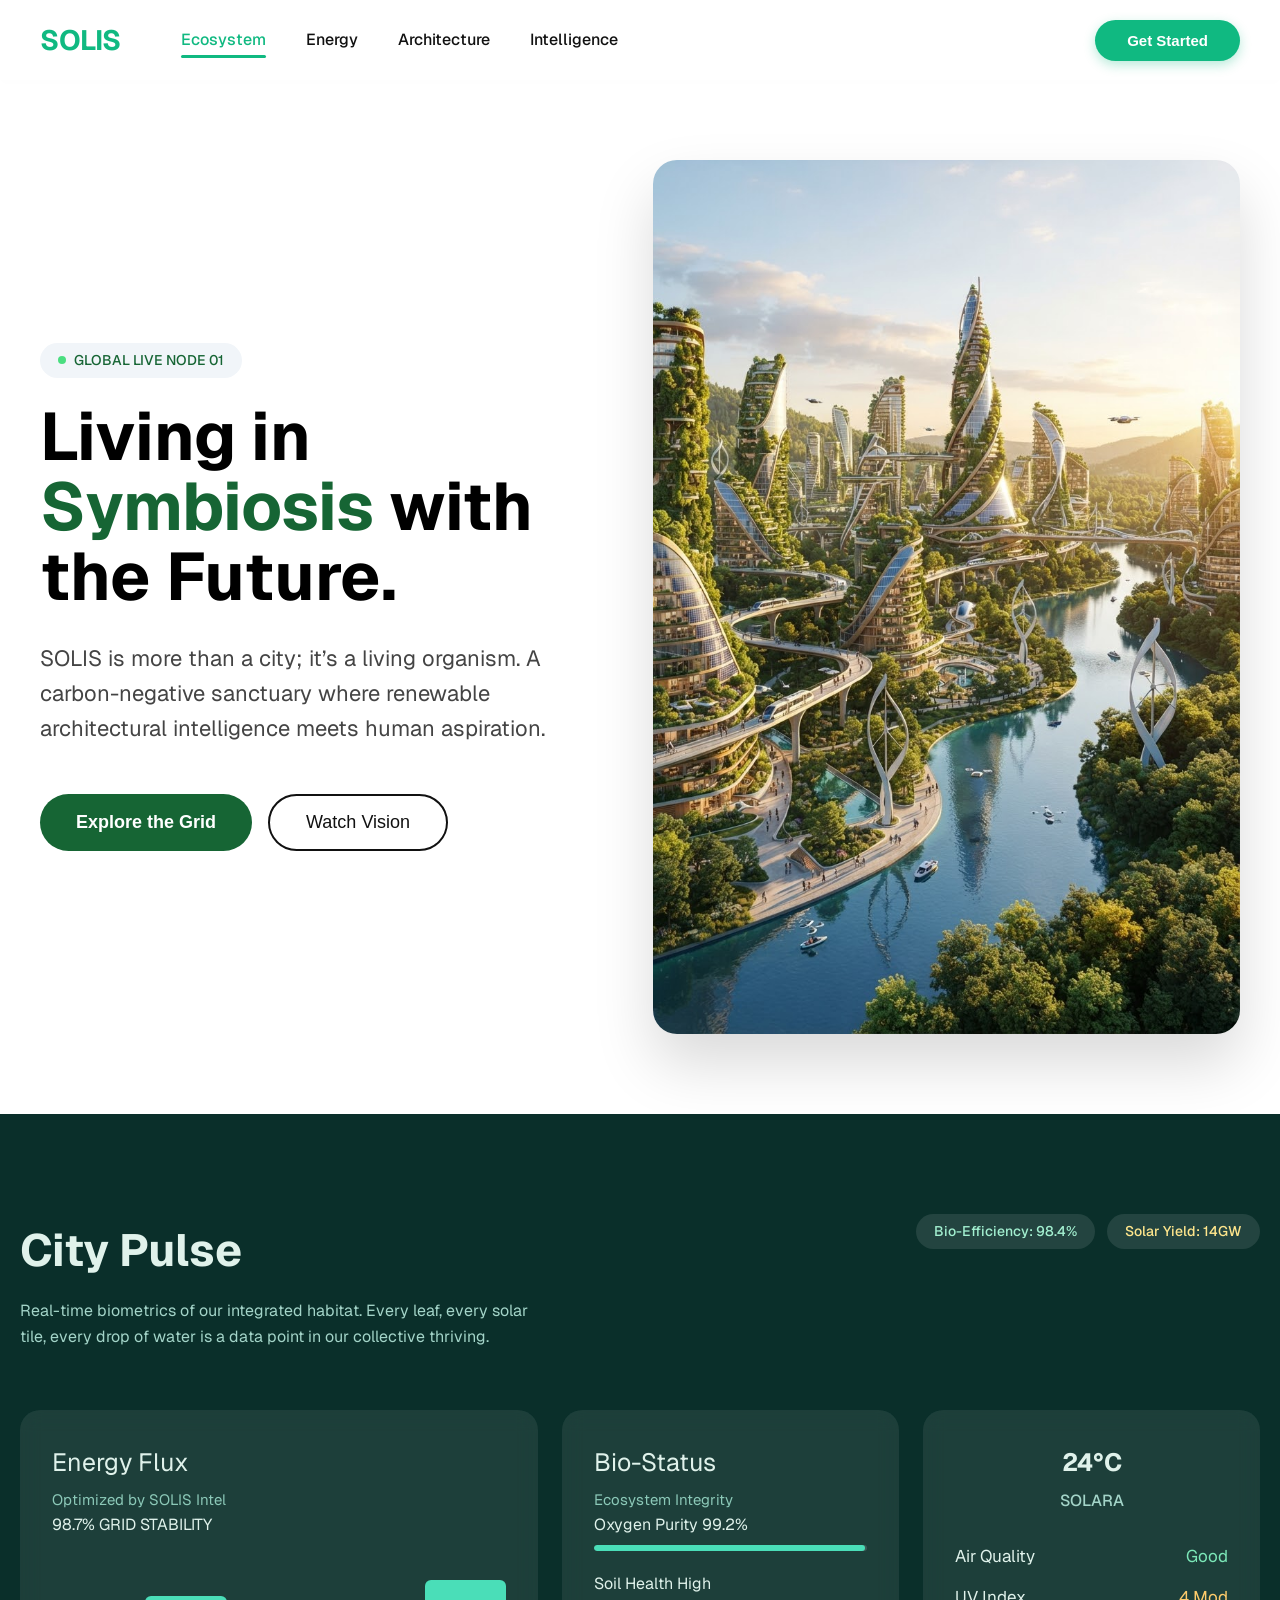
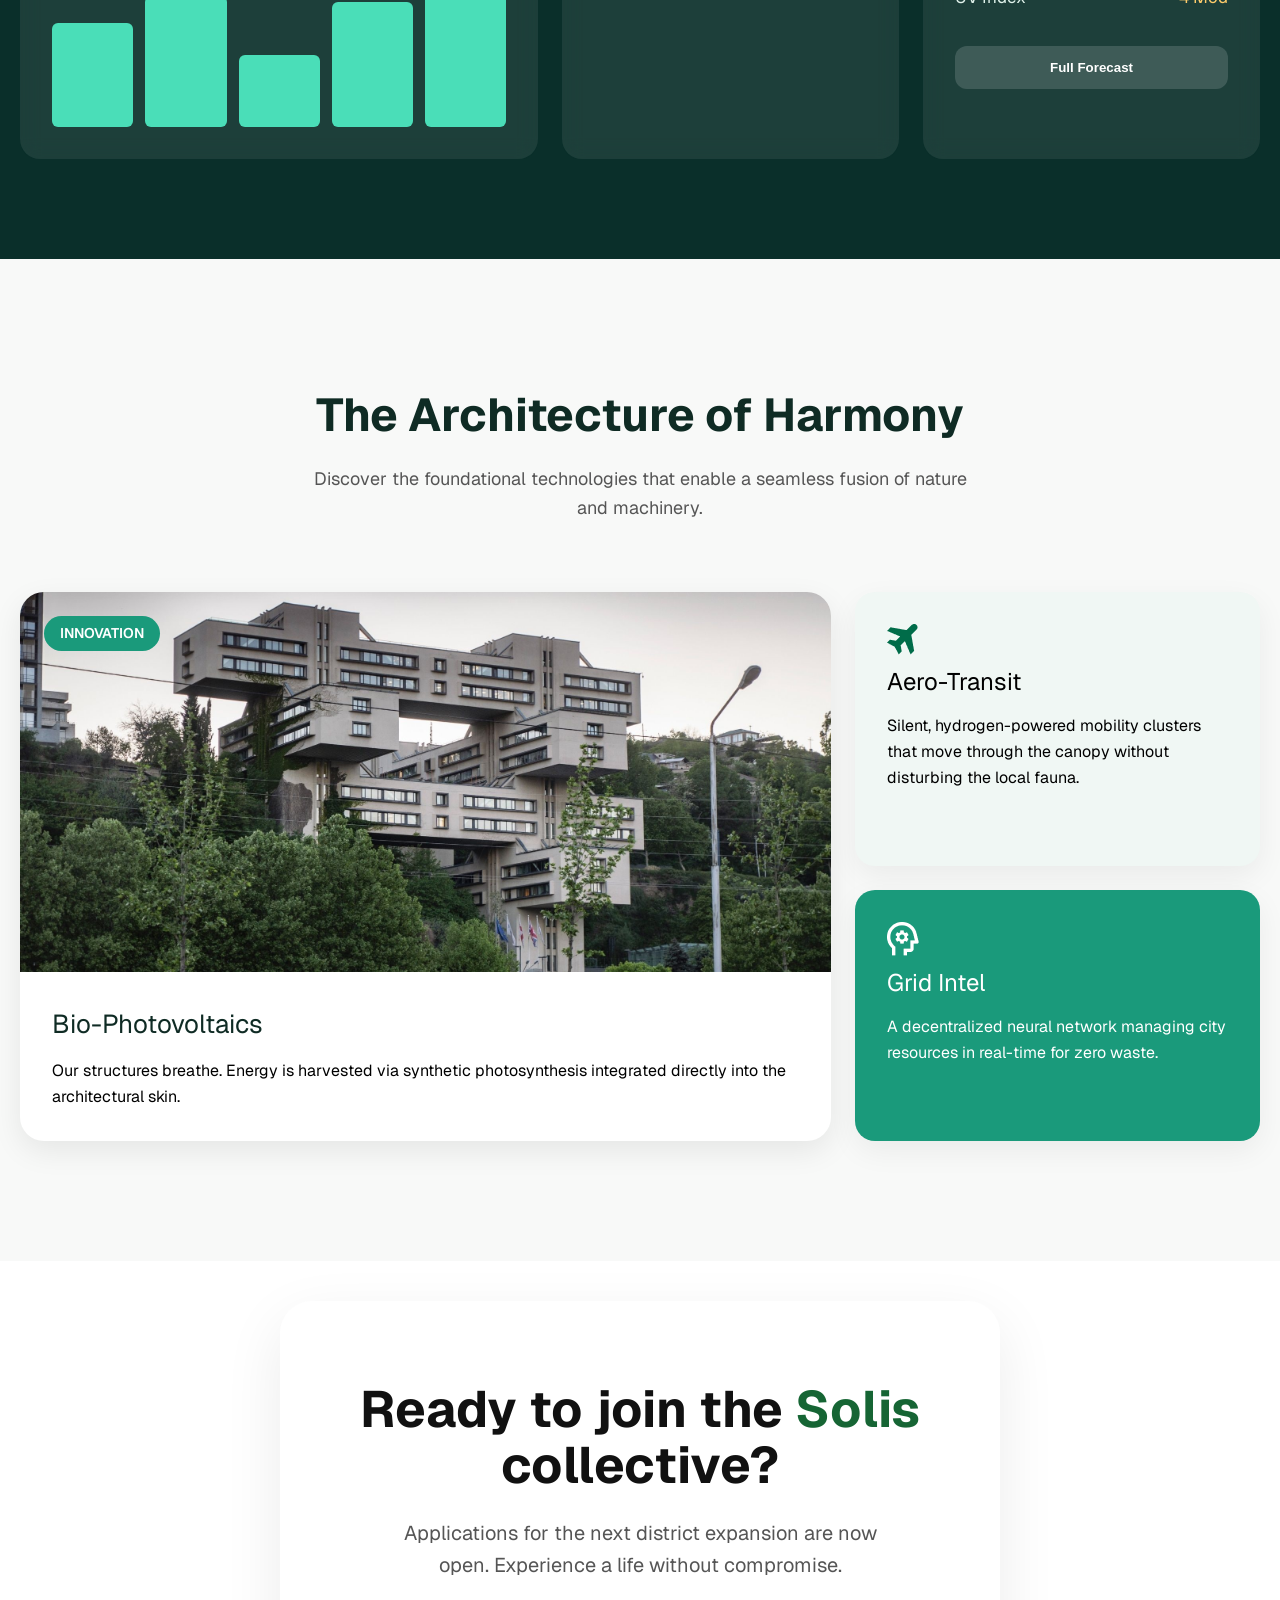
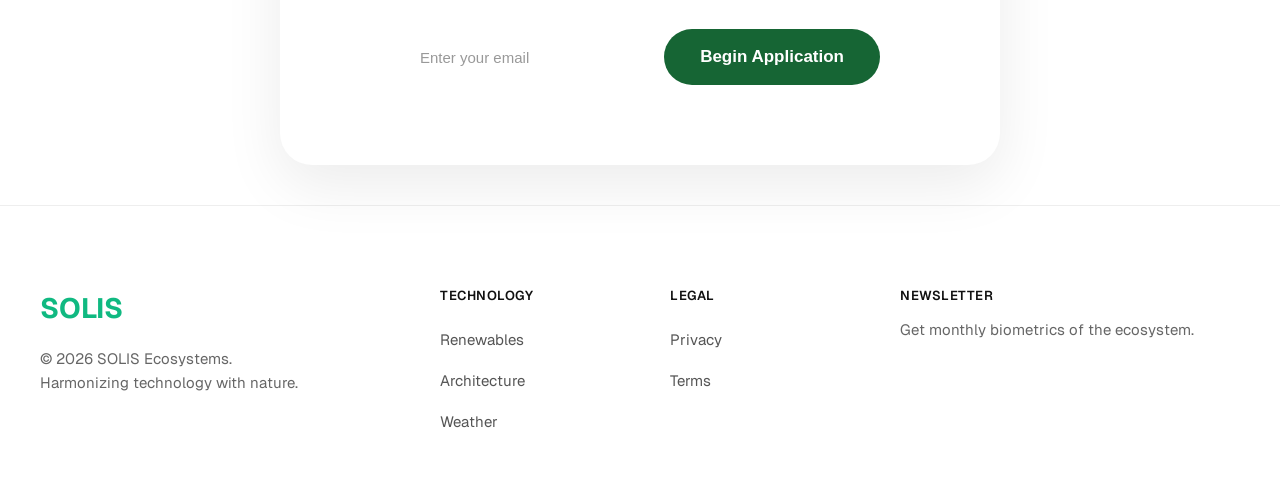
<file: index.html>
<!doctype html>
<html lang="en">
  <head>
    <meta charset="UTF-8" />
    <meta name="description" content="The Future Of Harmony" />
    <meta
      property="og:url"
      content="https://natachakhidze.github.io/Final-JavaScript-Project/"
    />
    <meta property="og:type" content="Solarpunk" />
    <meta property="og:title" content="SOLIS" />
    <meta property="og:description" content="The Future Of Harmony" />
    <meta
      property="og:image"
      content="https://img.freepik.com/premium-photo/futuristic-jungle-metropolis_839035-281553.jpg"
    />
    <meta
      name="keywords"
      content="SOLIS, Solarpunk, Where Eco-System & Technology Coexist, Futuristic Design "
    />
    <meta name="author" content="Nata Chakhidze" />
    <meta name="viewport" content="width=device-width, initial-scale=1.0" />
    <link rel="stylesheet" href="./css/reset.css" />
    <link rel="stylesheet" href="./css/assets.css" />
    <link rel="stylesheet" href="./css/index.css" />
    <link rel="stylesheet" href="./css/style.css" />
    <title>SOLIS</title>
  </head>
  <body>
    <!-- Header Section -->
    <header class="main-header">
      <div class="header-content">
        <div class="logo">
          <span class="solis-text">SOLIS</span>
        </div>
        <nav class="main-nav">
          <ul>
            <li><a class="active" href="./index.html">Ecosystem</a></li>
            <li><a href="./pages/energy.html">Energy</a></li>
            <li><a href="./pages/architecture.html">Architecture</a></li>
            <li><a href="./pages/intelligence.html">Intelligence</a></li>
          </ul>
        </nav>
        <div class="header-right">
          <button class="get-started-btn">Get Started</button>
        </div>
      </div>
    </header>

    <!-- Main Content -->
    <main class="header">
      <div class="content">
        <!-- Left Content -->
        <div class="left-content">
          <div class="badge">
            <span class="live-dot"></span>
            GLOBAL LIVE NODE 01
          </div>
          <h1 class="main-heading">
            Living in <span class="highlight">Symbiosis</span> with the Future.
          </h1>
          <p class="description">
            SOLIS is more than a city; it’s a living organism. A carbon-negative
            sanctuary where renewable architectural intelligence meets human
            aspiration.
          </p>
          <div class="action-buttons">
            <button class="primary-btn">Explore the Grid</button>
            <button class="secondary-btn">Watch Vision</button>
          </div>
        </div>
        <!-- Right Content -->
        <div class="right-image">
          <img
            src="./images/SOLIS.png"
            alt="SOLIS Futuristic City"
            class="project-image"
          />
        </div>
      </div>
    </main>

    <!-- City Pulse Section -->
    <section class="city-pulse-section">
      <div class="city-pulse-container">
        <div class="pulse-header">
          <div>
            <h2>City Pulse</h2>
            <p>
              Real-time biometrics of our integrated habitat. Every leaf, every
              solar tile, every drop of water is a data point in our collective
              thriving.
            </p>
          </div>

          <div class="pulse-badges">
            <div class="badge green">Bio-Efficiency: 98.4%</div>
            <div class="badge yellow">Solar Yield: 14GW</div>
          </div>
        </div>

        <div class="pulse-cards">
          <!-- Energy Flux -->
          <div class="pulse-card energy-card">
            <h3>Energy Flux</h3>
            <p class="sub">Optimized by SOLIS Intel</p>
            <div class="grid-stability">98.7% GRID STABILITY</div>
            <!-- Placeholder for chart -->
            <div class="chart-placeholder">
              <div class="bar" style="height: 65%"></div>
              <div class="bar" style="height: 82%"></div>
              <div class="bar" style="height: 45%"></div>
              <div class="bar" style="height: 78%"></div>
              <div class="bar" style="height: 92%"></div>
            </div>
          </div>

          <!-- Bio-Status -->
          <div class="pulse-card bio-card">
            <h3>Bio-Status</h3>
            <p class="sub">Ecosystem Integrity</p>
            <div class="status-row">
              <span>Oxygen Purity</span>
              <span><strong>99.2%</strong></span>
            </div>
            <div class="progress-bar">
              <div class="progress" style="width: 99.2%"></div>
            </div>
            <div class="status-row">
              <span>Soil Health</span>
              <span><strong>High</strong></span>
            </div>
          </div>

          <!-- Air & Weather -->
          <div class="pulse-card weather-card">
            <div class="temp">24°C</div>
            <div class="location">SOLARA</div>
            <div class="data-row">
              <span>Air Quality</span>
              <span class="good">Good</span>
            </div>
            <div class="data-row">
              <span>UV Index</span>
              <span class="moderate">4 Mod</span>
            </div>
            <button class="full-forecast">Full Forecast</button>
          </div>
        </div>
      </div>
    </section>

    <!-- Architecture of Harmony Section -->
    <section class="harmony-section">
      <div class="harmony-container">
        <div class="section-header">
          <h2>The Architecture of Harmony</h2>
          <p>
            Discover the foundational technologies that enable a seamless fusion
            of nature and machinery.
          </p>
        </div>

        <div class="harmony-grid">
          <!-- Bio-Photovoltaics -->
          <div class="large-card">
            <div class="image-container">
              <img src="./images/SOLIS9.png" alt="Bio-Photovoltaics" />
              <div class="label">INNOVATION</div>
            </div>
            <div class="card-content">
              <h3>Bio-Photovoltaics</h3>
              <p>
                Our structures breathe. Energy is harvested via synthetic
                photosynthesis integrated directly into the architectural skin.
              </p>
            </div>
          </div>
          <div class="small-card aero">
            <img src="./images/AeroTransit.png" alt="Aero-Transit" />
            <h3>Aero-Transit</h3>
            <p>
              Silent, hydrogen-powered mobility clusters that move through the
              canopy without disturbing the local fauna.
            </p>
          </div>
          <div class="small-card grid">
            <img src="./images/GridIntel.png" alt="Grid Intel" />
            <h3>Grid Intel</h3>
            <p>
              A decentralized neural network managing city resources in
              real-time for zero waste.
            </p>
          </div>
        </div>
      </div>
    </section>

    <!-- Main Join Section -->
    <main class="join-section">
      <div class="join-card">
        <h2 class="main-title">
          Ready to join the <span class="highlight">Solis</span> collective?
        </h2>
        <p class="subtitle">
          Applications for the next district expansion are now open. Experience
          a life without compromise.
        </p>
        <div class="join-form">
          <input
            type="email"
            id="email"
            placeholder="Enter your email"
            class="email-input"
          />
          <button class="apply-btn">Begin Application</button>
        </div>
      </div>
    </main>

    <!-- Footer -->
    <footer class="footer">
      <div class="footer-content">
        <div class="footer-left">
          <div class="footer-logo">SOLIS</div>
          <p class="copyright">
            © 2026 SOLIS Ecosystems.<br />
            Harmonizing technology with nature.
          </p>
        </div>
        <div class="footer-column">
          <h4>TECHNOLOGY</h4>
          <ul>
            <li><a href="#">Renewables</a></li>
            <li><a href="#">Architecture</a></li>
            <li><a href="#">Weather</a></li>
          </ul>
        </div>
        <div class="footer-column">
          <h4>LEGAL</h4>
          <ul>
            <li><a href="#">Privacy</a></li>
            <li><a href="#">Terms</a></li>
          </ul>
        </div>
        <div class="footer-newsletter">
          <h4>NEWSLETTER</h4>
          <p>Get monthly biometrics of the ecosystem.</p>
        </div>
      </div>
    </footer>

    <script src="./app.js"></script>
  </body>
</html>
</file>
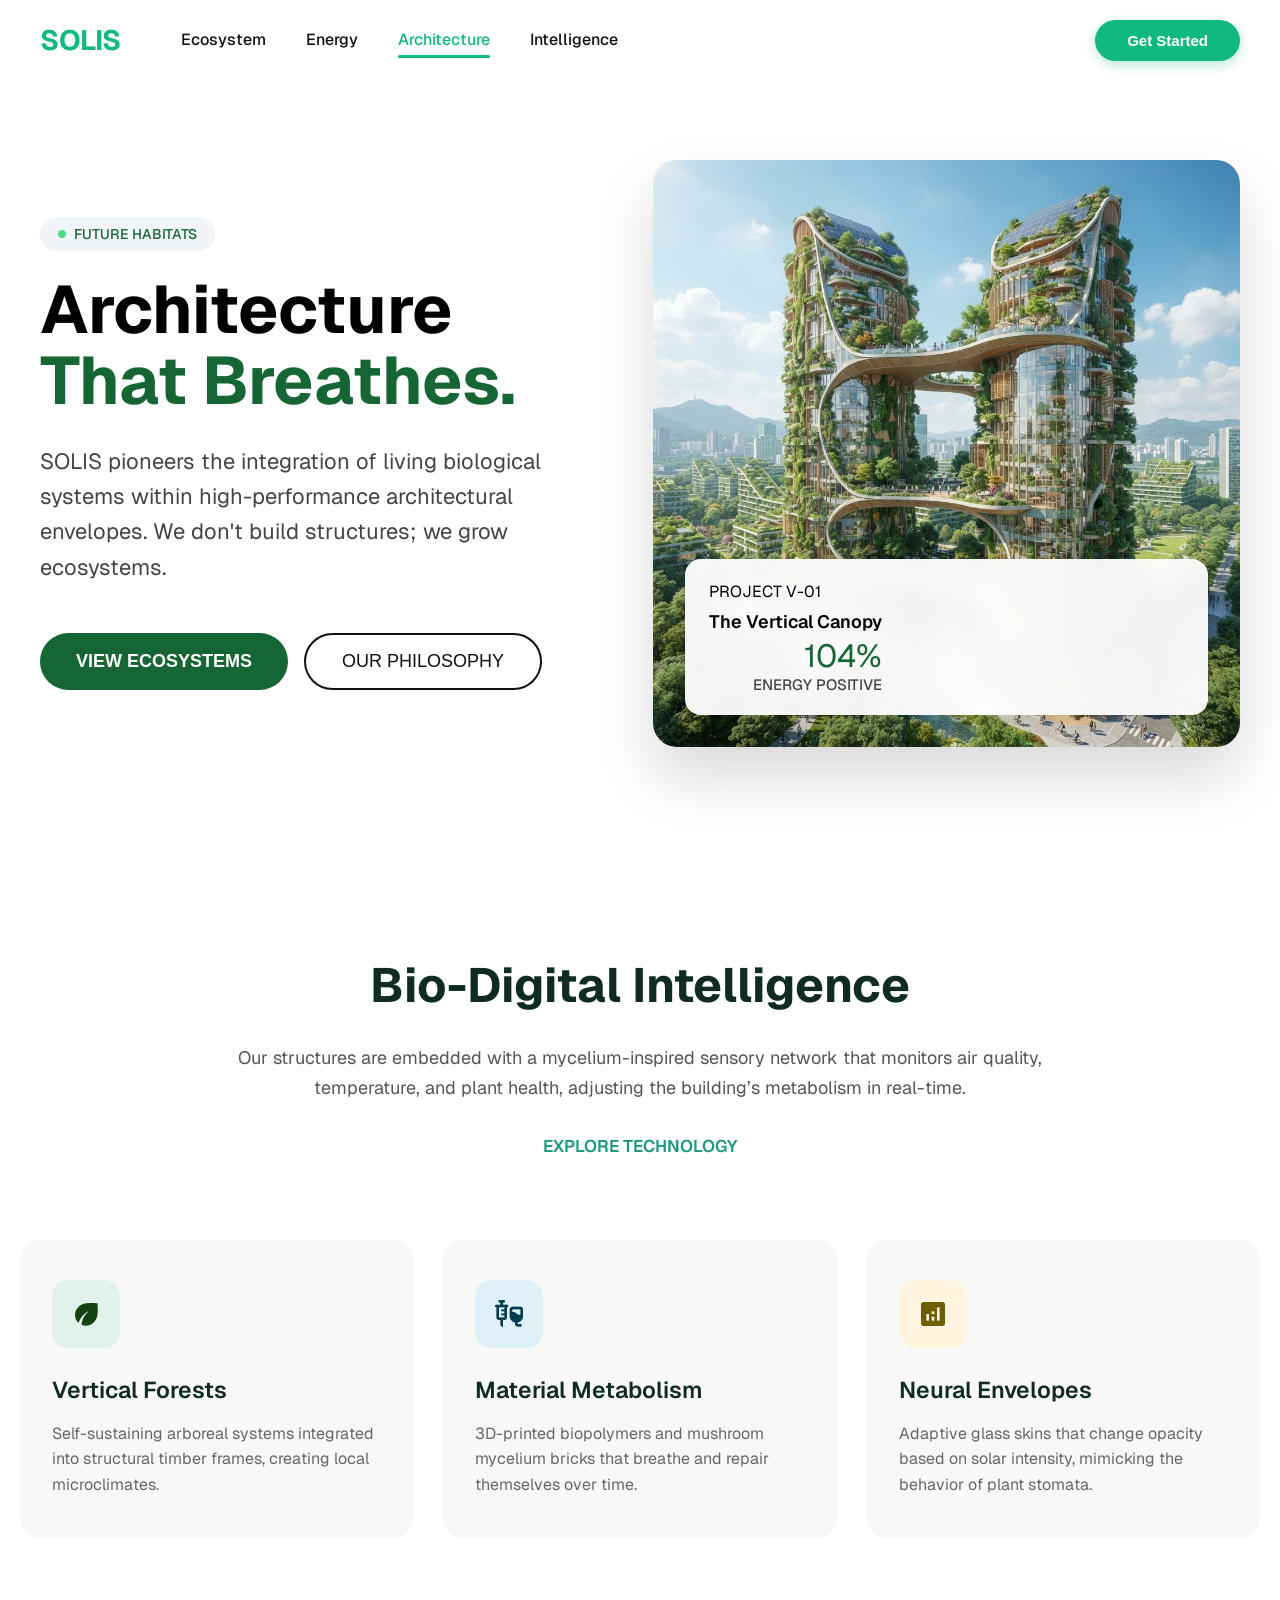
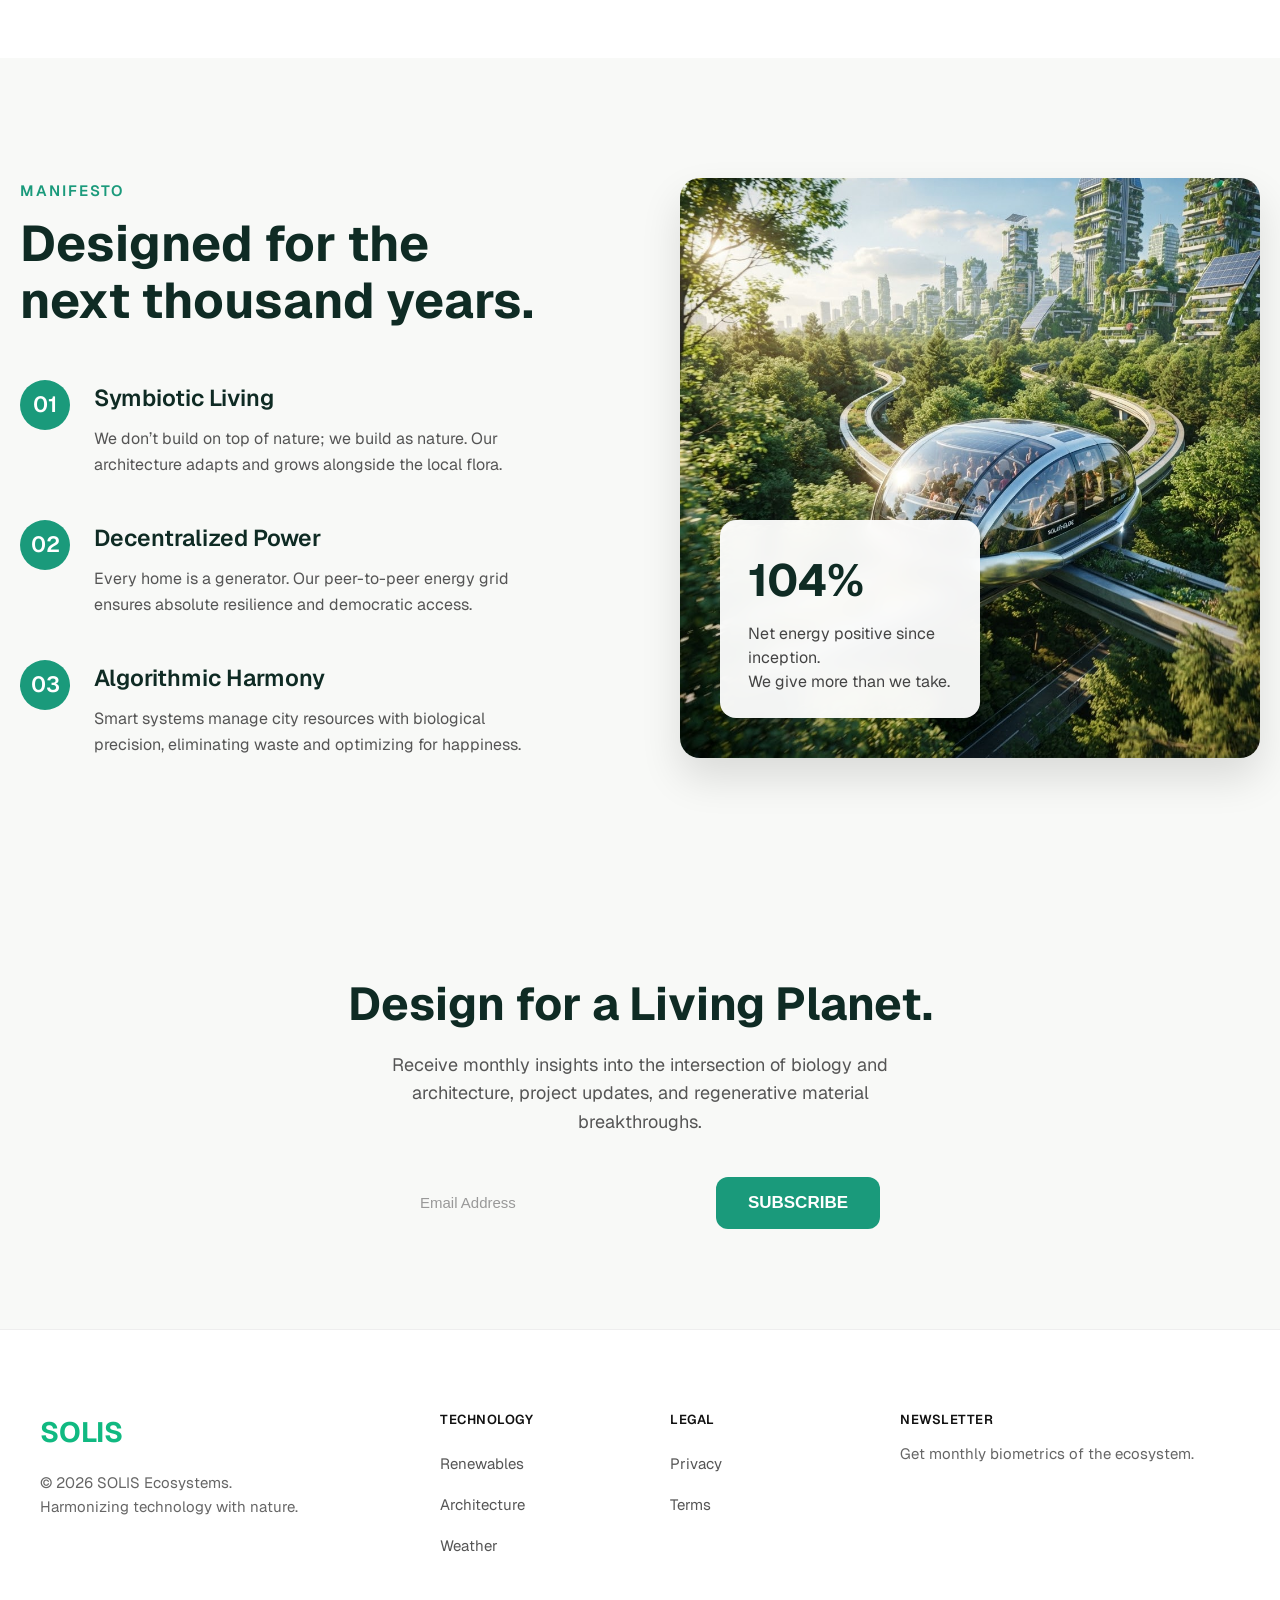
<file: pages/architecture.html>
<!doctype html>
<html lang="en">
  <head>
    <meta charset="UTF-8" />
    <meta
      name="description"
      content="Where architecture embraces both innovation and sustainability."
    />
    <meta
      name="keywords"
      content="Eco-friendly, Futuristic design, Sustainable living"
    />
    <meta name="author" content="Nata Chakhidze" />
    <meta name="viewport" content="width=device-width, initial-scale=1.0" />
    <link rel="stylesheet" href="../css/reset.css" />
    <link rel="stylesheet" href="../css/assets.css" />
    <link rel="stylesheet" href="../css/architecture.css" />
    <link rel="stylesheet" href="../css/style.css" />
    <title>Architecture</title>
  </head>
  <body>
    <!-- Header Section -->
    <header class="main-header">
      <div class="header-content">
        <div class="logo">
          <span class="solis-text">SOLIS</span>
        </div>
        <nav class="main-nav">
          <ul>
            <li><a href="../index.html">Ecosystem</a></li>
            <li><a href="../pages/energy.html">Energy</a></li>
            <li>
              <a class="active" href="../pages/architecture.html"
                >Architecture</a
              >
            </li>
            <li><a href="../pages/intelligence.html">Intelligence</a></li>
          </ul>
        </nav>
        <div class="header-right">
          <button class="get-started-btn">Get Started</button>
        </div>
      </div>
    </header>

    <!-- Main Content -->
    <main class="header">
      <div class="content">
        <!-- Left Content -->
        <div class="left-content">
          <div class="badge">
            <span class="live-dot"></span>
            FUTURE HABITATS
          </div>
          <h1 class="main-heading">
            Architecture <span class="highlight">That Breathes.</span>
          </h1>
          <p class="description">
            SOLIS pioneers the integration of living biological systems within
            high-performance architectural envelopes. We don't build structures;
            we grow ecosystems.
          </p>
          <div class="action-buttons">
            <button class="primary-btn">VIEW ECOSYSTEMS</button>
            <button class="secondary-btn">OUR PHILOSOPHY</button>
          </div>
        </div>
        <!-- Right Content -->
        <div class="right-image">
          <img
            src="../images/SOLIS4.png"
            alt="The Vertical Canopy - Solis Architecture"
            class="project-image"
          />
          <div class="image-overlay">
            <div class="project-info">
              <div>
                <small>PROJECT V-01</small>
                <p class="project-name">The Vertical Canopy</p>
              </div>
              <div class="energy-stat">
                <strong>104%</strong>
                <span>ENERGY POSITIVE</span>
              </div>
            </div>
          </div>
        </div>
      </div>
    </main>

    <!-- Bio-Digital Intelligence Section -->
    <section class="bio-digital-section">
      <div class="bio-digital-container">
        <div class="section-header">
          <h2>Bio-Digital Intelligence</h2>
          <p>
            Our structures are embedded with a mycelium-inspired sensory network
            that monitors air quality, temperature, and plant health, adjusting
            the building’s metabolism in real-time.
          </p>
          <a href="#" class="explore-link">EXPLORE TECHNOLOGY</a>
        </div>

        <!-- Cards Section -->
        <div class="cards">
          <div class="card">
            <div class="icon green">
              <img src="../images/Leaf.png" alt="Vertical Forests" />
            </div>
            <h3>Vertical Forests</h3>
            <p>
              Self-sustaining arboreal systems integrated into structural timber
              frames, creating local microclimates.
            </p>
          </div>
          <div class="card">
            <div class="icon blue">
              <img src="../images/Metabolism.png" alt="Material Metabolism" />
            </div>
            <h3>Material Metabolism</h3>
            <p>
              3D-printed biopolymers and mushroom mycelium bricks that breathe
              and repair themselves over time.
            </p>
          </div>
          <div class="card">
            <div class="icon yellow">
              <img src="../images/Analysis.png" alt="Neural Envelopes" />
            </div>
            <h3>Neural Envelopes</h3>
            <p>
              Adaptive glass skins that change opacity based on solar intensity,
              mimicking the behavior of plant stomata.
            </p>
          </div>
        </div>
      </div>
    </section>

    <!-- Manifesto Section -->
    <section class="manifesto-section">
      <div class="manifesto-container">
        <div class="manifesto-content">
          <span class="manifesto-label">MANIFESTO</span>
          <h2>Designed for the next thousand years.</h2>
          <div class="manifesto-list">
            <div class="manifesto-item">
              <div class="number">01</div>
              <div class="text">
                <h3>Symbiotic Living</h3>
                <p>
                  We don’t build on top of nature; we build as nature. Our
                  architecture adapts and grows alongside the local flora.
                </p>
              </div>
            </div>
            <div class="manifesto-item">
              <div class="number">02</div>
              <div class="text">
                <h3>Decentralized Power</h3>
                <p>
                  Every home is a generator. Our peer-to-peer energy grid
                  ensures absolute resilience and democratic access.
                </p>
              </div>
            </div>
            <div class="manifesto-item">
              <div class="number">03</div>
              <div class="text">
                <h3>Algorithmic Harmony</h3>
                <p>
                  Smart systems manage city resources with biological precision,
                  eliminating waste and optimizing for happiness.
                </p>
              </div>
            </div>
          </div>
        </div>
        <div class="manifesto-image">
          <img
            src="../images/SOLIS5.png"
            alt="Future Architecture"
            loading="lazy"
          />

          <div class="stat-box">
            <div class="stat-number">104%</div>
            <div class="stat-text">
              Net energy positive since inception.<br />
              We give more than we take.
            </div>
          </div>
        </div>
      </div>
    </section>

    <!-- Newsletter Section -->
    <section class="newsletter-section">
      <div class="newsletter-container">
        <h2>Design for a Living Planet.</h2>
        <p class="newsletter-desc">
          Receive monthly insights into the intersection of biology and
          architecture, project updates, and regenerative material
          breakthroughs.
        </p>
        <div class="subscribe-form">
          <input type="email" placeholder="Email Address" class="email-input" />
          <button type="submit" class="subscribe-btn">SUBSCRIBE</button>
        </div>
      </div>
    </section>

    <!-- Footer -->
    <footer class="footer">
      <div class="footer-content">
        <div class="footer-left">
          <div class="footer-logo">SOLIS</div>
          <p class="copyright">
            © 2026 SOLIS Ecosystems.<br />
            Harmonizing technology with nature.
          </p>
        </div>
        <div class="footer-column">
          <h4>TECHNOLOGY</h4>
          <ul>
            <li><a href="#">Renewables</a></li>
            <li><a href="#">Architecture</a></li>
            <li><a href="#">Weather</a></li>
          </ul>
        </div>
        <div class="footer-column">
          <h4>LEGAL</h4>
          <ul>
            <li><a href="#">Privacy</a></li>
            <li><a href="#">Terms</a></li>
          </ul>
        </div>
        <div class="footer-newsletter">
          <h4>NEWSLETTER</h4>
          <p>Get monthly biometrics of the ecosystem.</p>
        </div>
      </div>
    </footer>
  </body>
</html>
</file>
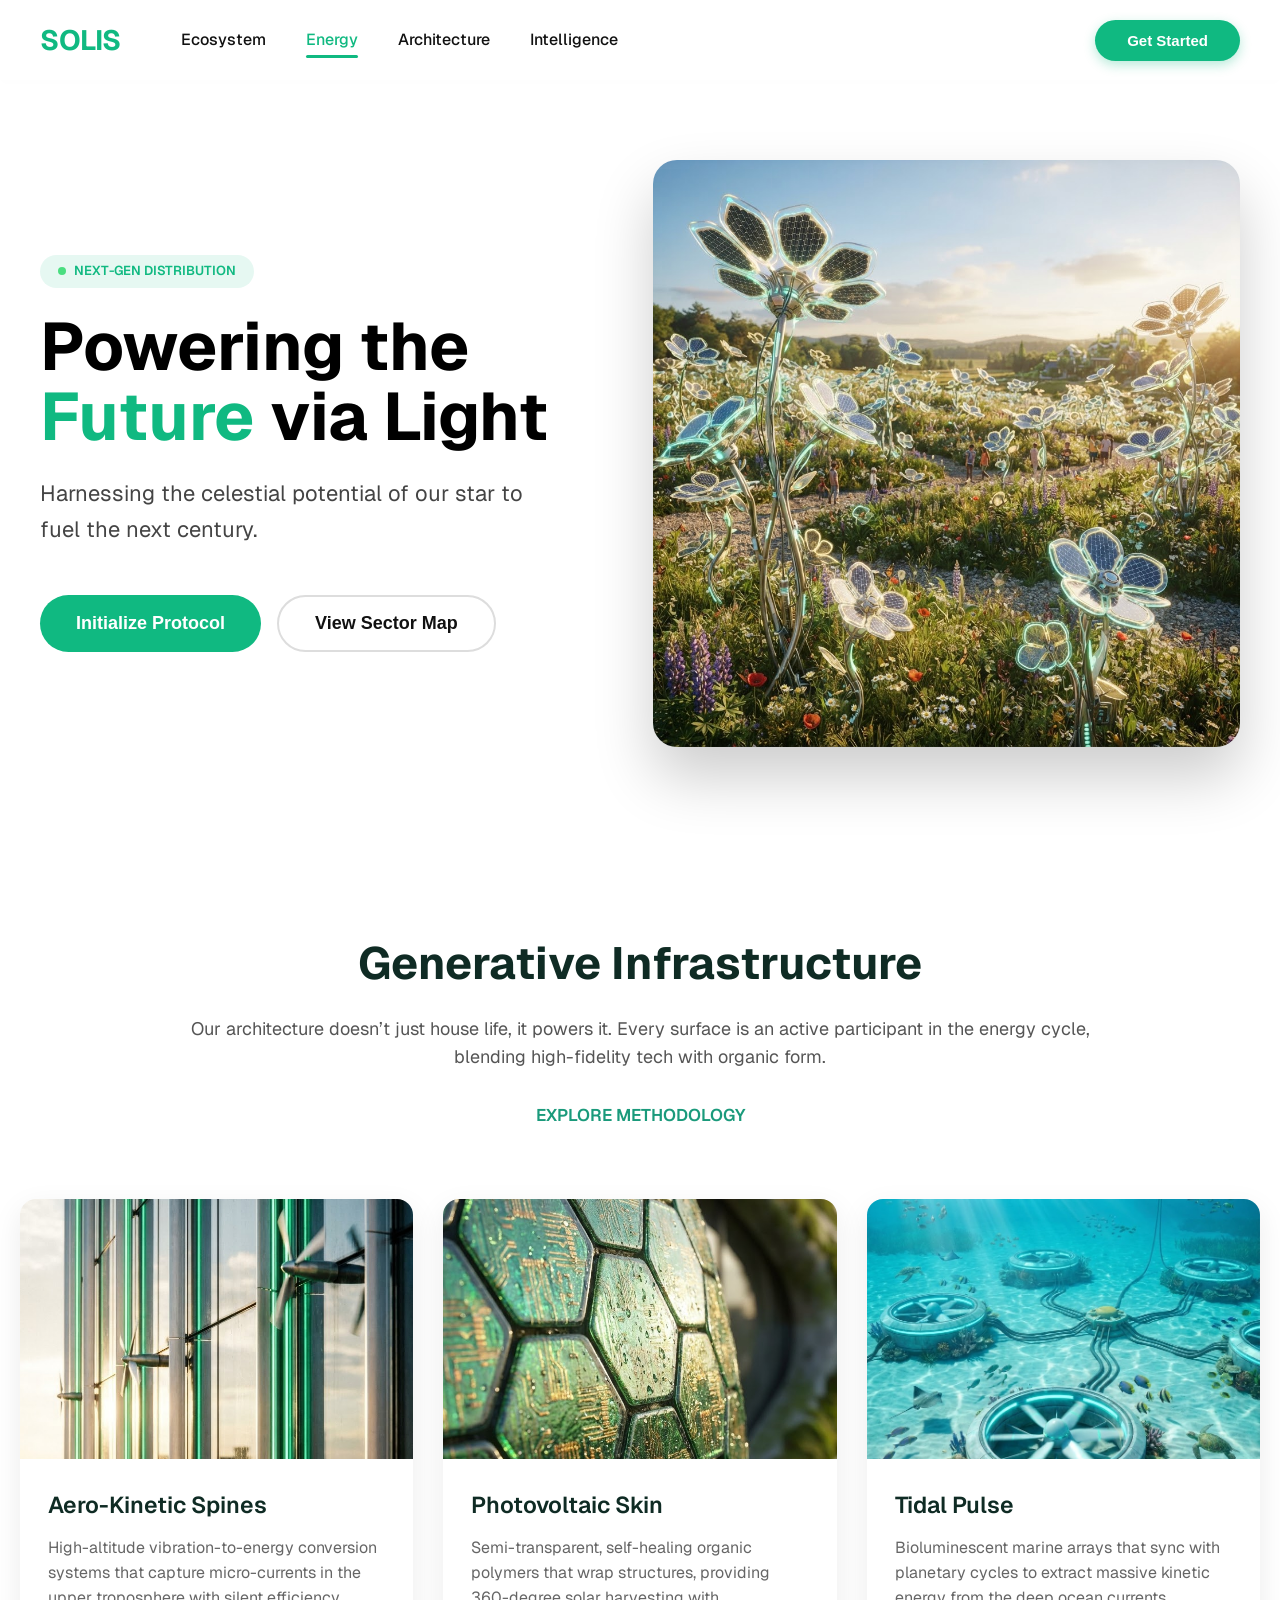
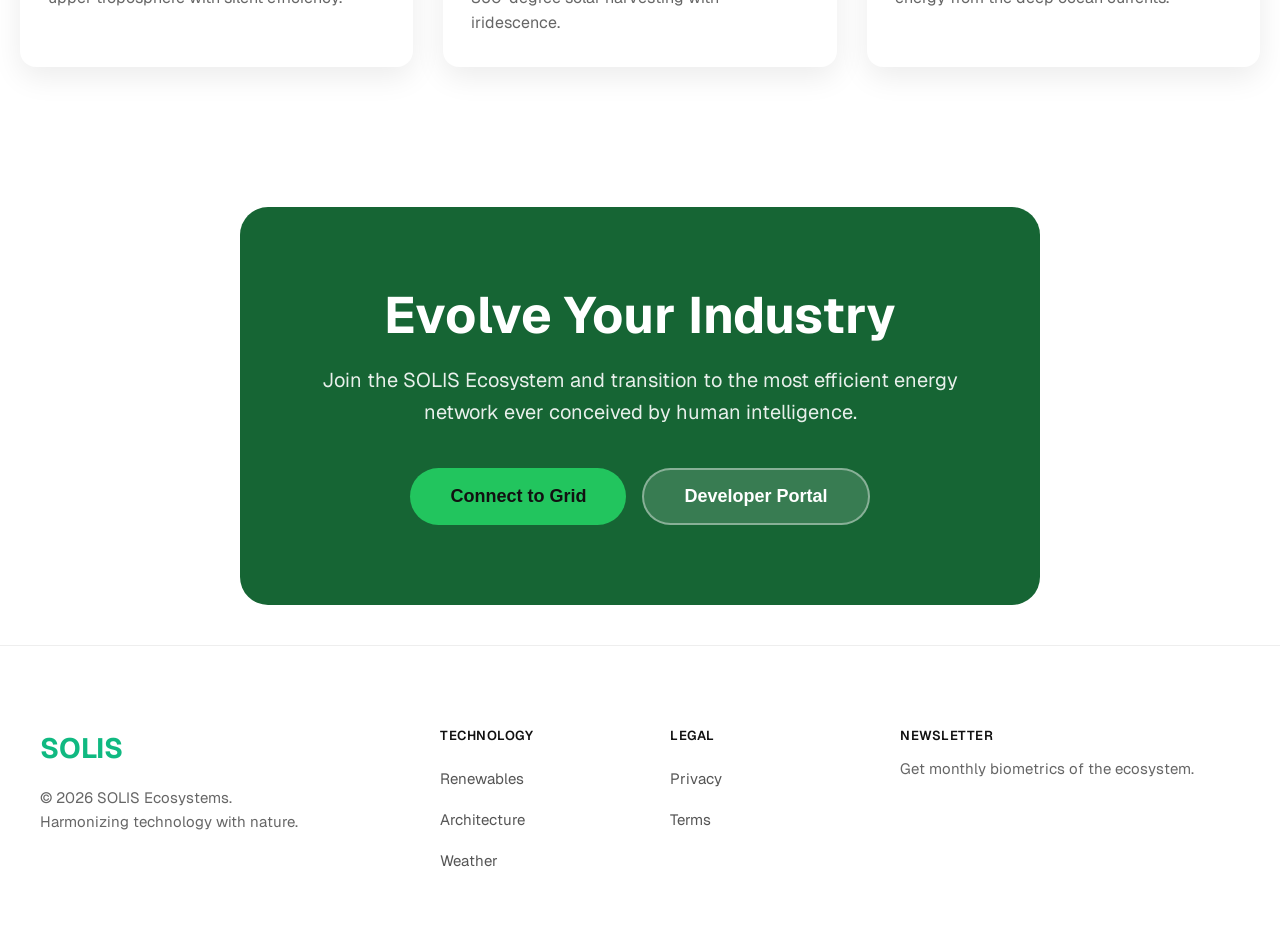
<file: pages/energy.html>
<!doctype html>
<html lang="en">
  <head>
    <meta charset="UTF-8" />
    <meta
      name="description"
      content="Powering tomorrow with clean, renewable energy."
    />
    <meta
      name="keywords"
      content="Renewable Energy, Solar Power, Wind Energy"
    />
    <meta name="author" content="Nata Chakhidze" />
    <meta name="viewport" content="width=device-width, initial-scale=1.0" />
    <link rel="stylesheet" href="../css/reset.css" />
    <link rel="stylesheet" href="../css/assets.css" />
    <link rel="stylesheet" href="../css/energy.css" />
    <link rel="stylesheet" href="../css/style.css" />
    <title>Energy</title>
  </head>
  <body>
    <!-- Header Section -->
    <header class="main-header">
      <div class="header-content">
        <div class="logo">
          <span class="solis-text">SOLIS</span>
        </div>
        <nav class="main-nav">
          <ul>
            <li><a href="../index.html">Ecosystem</a></li>
            <li><a class="active" href="../pages/energy.html">Energy</a></li>
            <li><a href="../pages/architecture.html">Architecture</a></li>
            <li><a href="../pages/intelligence.html">Intelligence</a></li>
          </ul>
        </nav>
        <div class="header-right">
          <button class="get-started-btn">Get Started</button>
        </div>
      </div>
    </header>

    <!-- Energy Main Section -->
    <main class="header">
      <div class="content">
        <!-- Left Content -->
        <div class="left-content">
          <div class="badge">
            <span class="live-dot"></span>
            NEXT-GEN DISTRIBUTION
          </div>
          <h1 class="main-heading">
            Powering the <span class="highlight">Future</span> via Light
          </h1>
          <p class="description">
            Harnessing the celestial potential of our star to fuel the next
            century.
          </p>
          <div class="action-buttons">
            <button class="primary-btn">Initialize Protocol</button>
            <button class="secondary-btn">View Sector Map</button>
          </div>
        </div>
        <!-- Right Content -->
        <div class="right-image">
          <img src="../images/SOLIS3.png" class="project-image" />
        </div>
      </div>
    </main>

    <!-- Generative Infrastructure Section -->
    <section class="generative-section">
      <div class="generative-container">
        <div class="section-header">
          <h2>Generative Infrastructure</h2>
          <p>
            Our architecture doesn’t just house life, it powers it. Every
            surface is an active participant in the energy cycle, blending
            high-fidelity tech with organic form.
          </p>
          <a href="#" class="explore-link">EXPLORE METHODOLOGY</a>
        </div>

        <!-- Cards Grid Section -->
        <div class="cards">
          <div class="card">
            <div class="card-image">
              <img
                src="../images/AeroKineticSpines.png"
                alt="Aero-Kinetic Spines"
              />
            </div>
            <h3>Aero-Kinetic Spines</h3>
            <p>
              High-altitude vibration-to-energy conversion systems that capture
              micro-currents in the upper troposphere with silent efficiency.
            </p>
          </div>
          <div class="card">
            <div class="card-image">
              <img
                src="../images/PhotovoltaicSkin.png"
                alt="Photovoltaic Skin"
              />
            </div>
            <h3>Photovoltaic Skin</h3>
            <p>
              Semi-transparent, self-healing organic polymers that wrap
              structures, providing 360-degree solar harvesting with
              iridescence.
            </p>
          </div>
          <div class="card">
            <div class="card-image">
              <img src="../images/TidalPulse.png" alt="Tidal Pulse" />
            </div>
            <h3>Tidal Pulse</h3>
            <p>
              Bioluminescent marine arrays that sync with planetary cycles to
              extract massive kinetic energy from the deep ocean currents.
            </p>
          </div>
        </div>
      </div>
    </section>

    <!-- Evolve Your Industry Section -->
    <section class="evolve-section">
      <div class="evolve-card">
        <h2 class="main-title">Evolve Your Industry</h2>
        <p class="subtitle">
          Join the SOLIS Ecosystem and transition to the most efficient energy
          network ever conceived by human intelligence.
        </p>
        <div class="evolve-buttons">
          <button class="grid-btn">Connect to Grid</button>
          <button class="portal-btn">Developer Portal</button>
        </div>
      </div>
    </section>

    <!-- Footer -->
    <footer class="footer">
      <div class="footer-content">
        <div class="footer-left">
          <div class="footer-logo">SOLIS</div>
          <p class="copyright">
            © 2026 SOLIS Ecosystems.<br />
            Harmonizing technology with nature.
          </p>
        </div>
        <div class="footer-column">
          <h4>TECHNOLOGY</h4>
          <ul>
            <li><a href="#">Renewables</a></li>
            <li><a href="#">Architecture</a></li>
            <li><a href="#">Weather</a></li>
          </ul>
        </div>
        <div class="footer-column">
          <h4>LEGAL</h4>
          <ul>
            <li><a href="#">Privacy</a></li>
            <li><a href="#">Terms</a></li>
          </ul>
        </div>
        <div class="footer-newsletter">
          <h4>NEWSLETTER</h4>
          <p>Get monthly biometrics of the ecosystem.</p>
        </div>
      </div>
    </footer>
  </body>
</html>
</file>
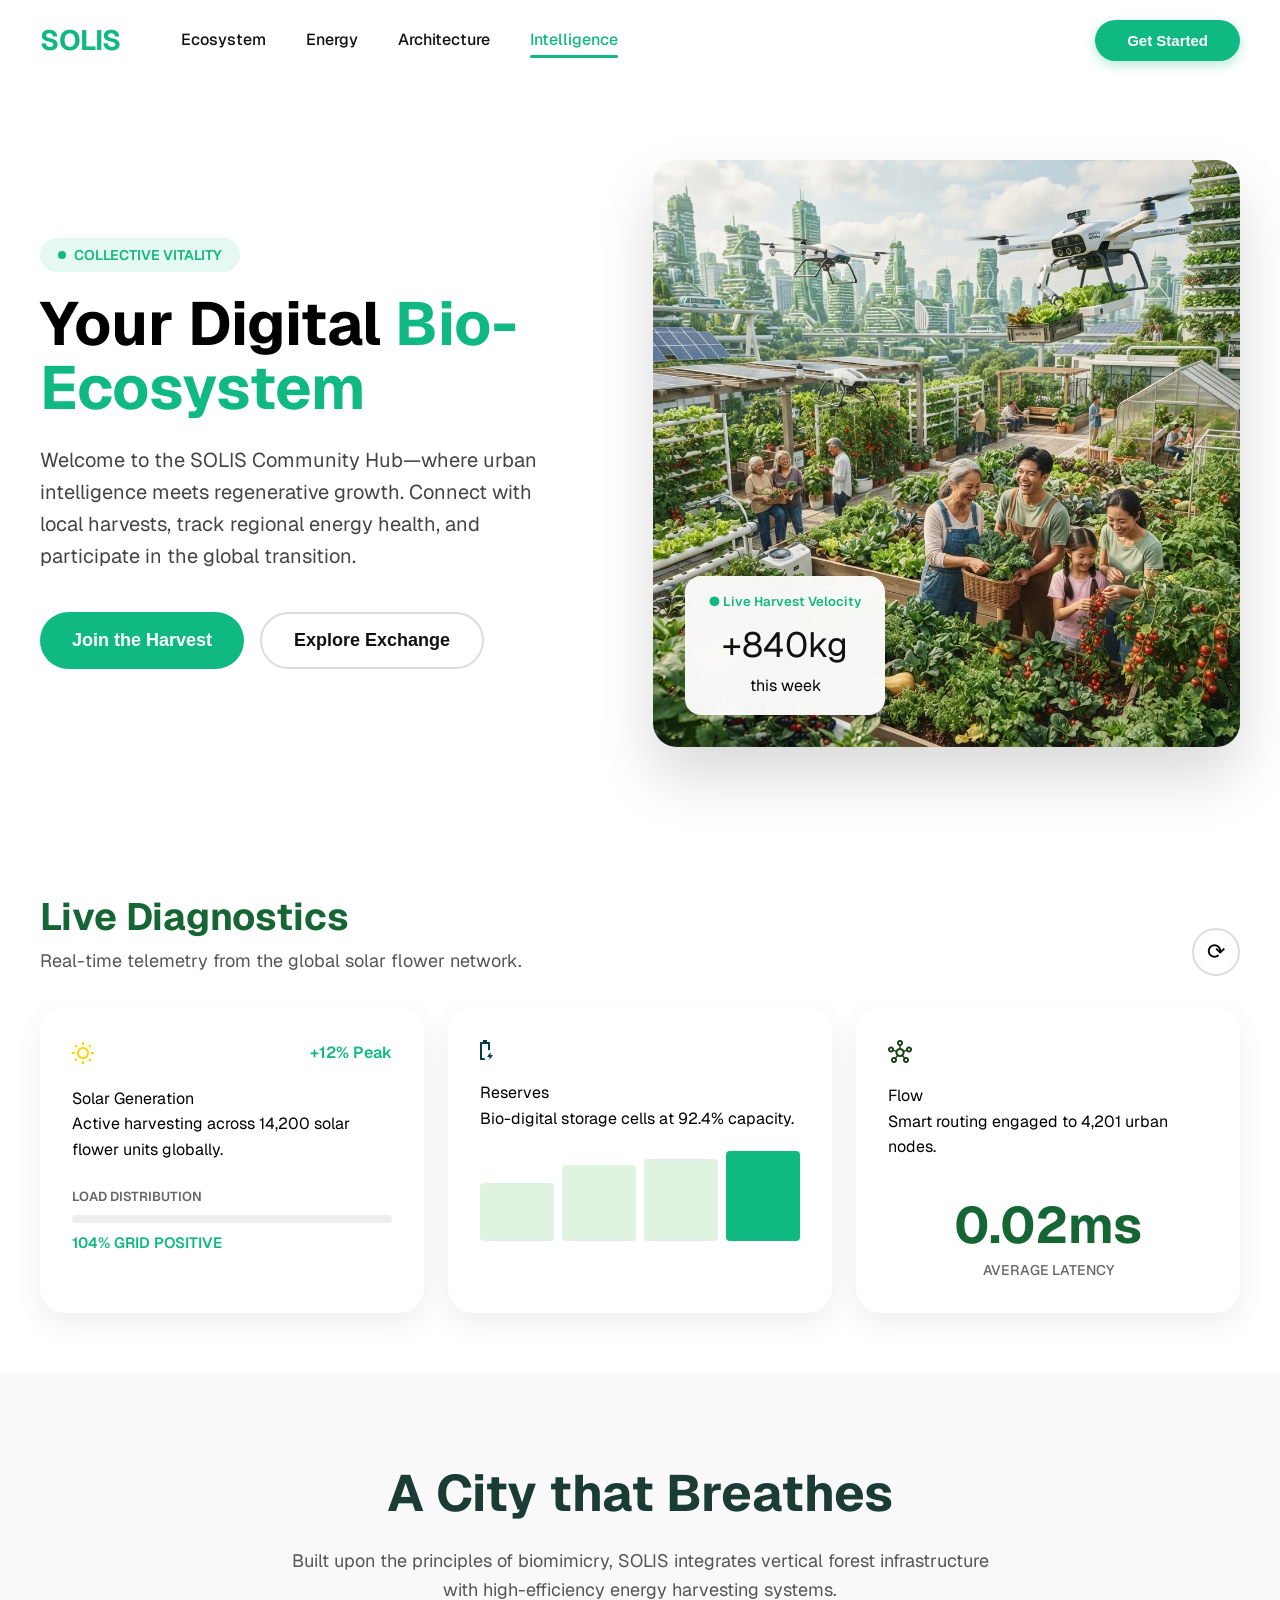
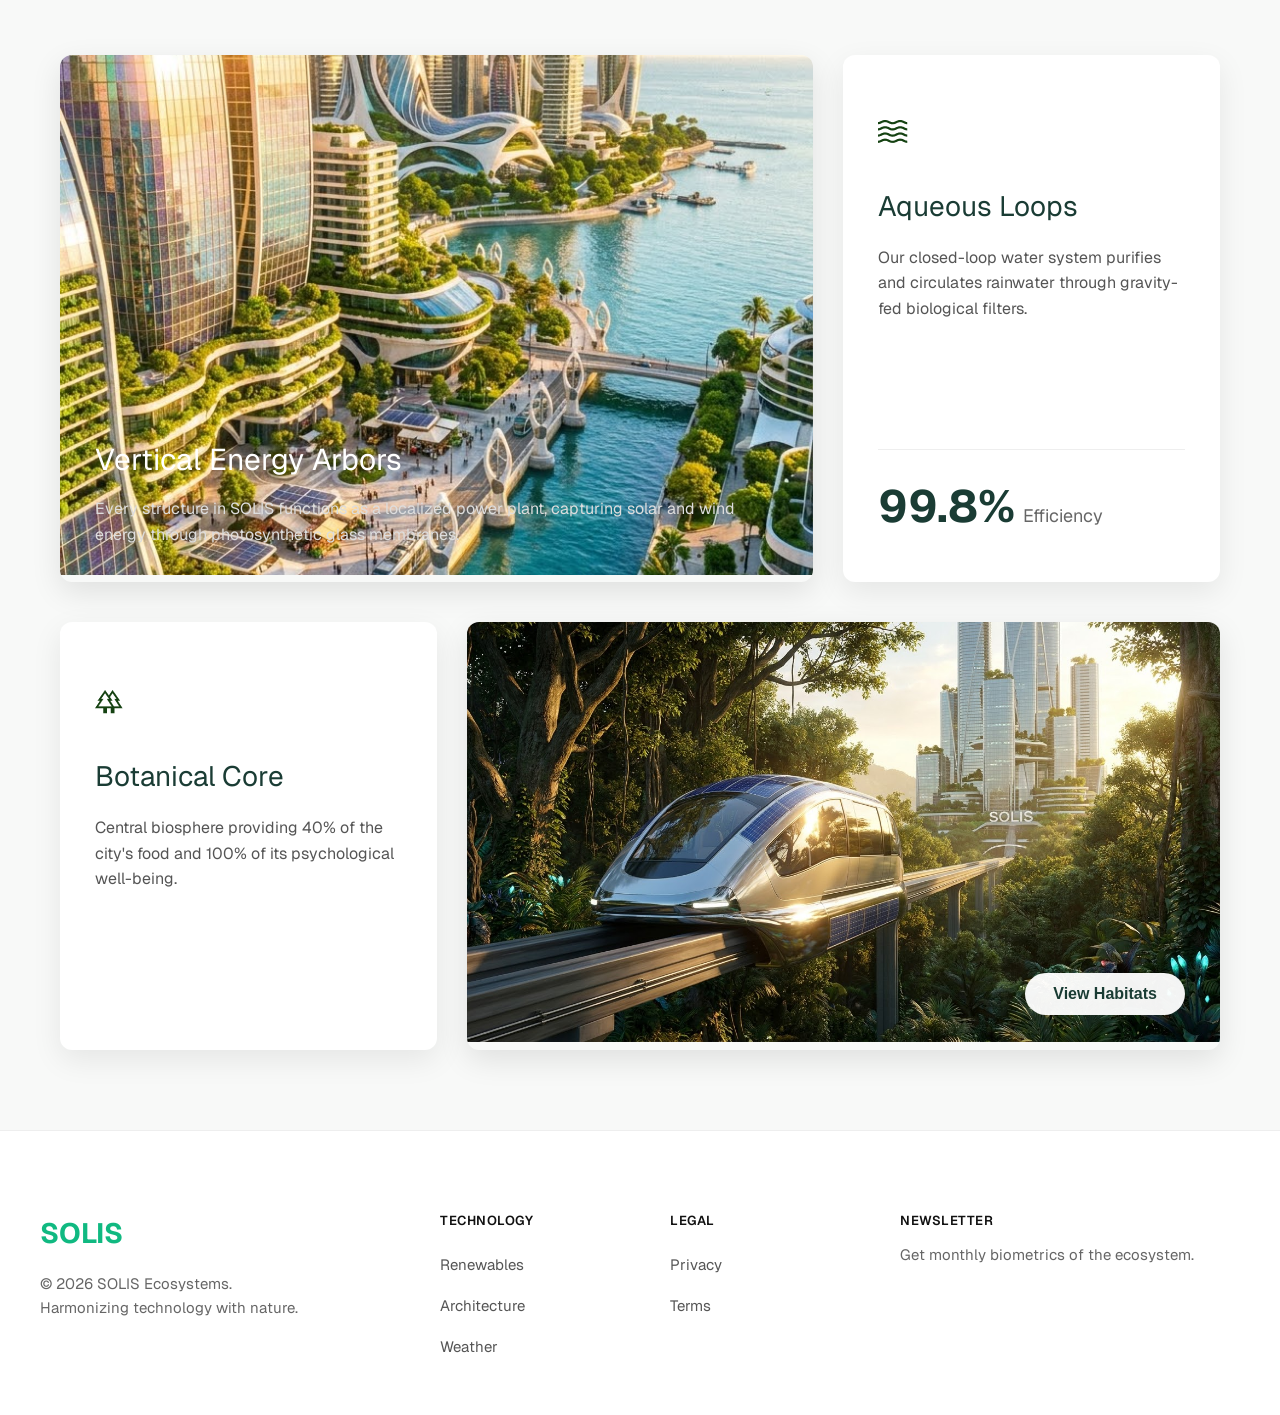
<file: pages/intelligence.html>
<!doctype html>
<html lang="en">
  <head>
    <meta charset="UTF-8" />
    <meta
      name="description"
      content="Connecting nature and technology to create a smarter future."
    />
    <meta
      name="keywords"
      content="Nature and Technology, Renewable energy, Smart city"
    />
    <meta name="author" content="Nata Chakhidze" />
    <meta name="viewport" content="width=device-width, initial-scale=1.0" />
    <link rel="stylesheet" href="../css/reset.css" />
    <link rel="stylesheet" href="../css/assets.css" />
    <link rel="stylesheet" href="../css/intelligence.css" />
    <link rel="stylesheet" href="../css/style.css" />
    <title>Intelligence</title>
  </head>
  <body>
    <!-- Header Section -->
    <header class="main-header">
      <div class="header-content">
        <div class="logo">
          <span class="solis-text">SOLIS</span>
        </div>
        <nav class="main-nav">
          <ul>
            <li><a href="../index.html">Ecosystem</a></li>
            <li><a href="../pages/energy.html">Energy</a></li>
            <li><a href="../pages/architecture.html">Architecture</a></li>
            <li>
              <a class="active" href="../pages/intelligence.html"
                >Intelligence</a
              >
            </li>
          </ul>
        </nav>
        <div class="header-right">
          <button class="get-started-btn">Get Started</button>
        </div>
      </div>
    </header>

    <!-- Main Intelligence Section -->
    <main class="header">
      <div class="content">
        <!-- Left Content -->
        <div class="left-content">
          <div class="badge">
            <span class="live-dot"></span>
            COLLECTIVE VITALITY
          </div>
          <h1 class="main-heading">
            Your Digital <span class="highlight">Bio-Ecosystem</span>
          </h1>
          <p class="description">
            Welcome to the SOLIS Community Hub—where urban intelligence meets
            regenerative growth. Connect with local harvests, track regional
            energy health, and participate in the global transition.
          </p>
          <div class="action-buttons">
            <button class="primary-btn">Join the Harvest</button>
            <button class="secondary-btn">Explore Exchange</button>
          </div>
        </div>
        <!-- Right Content -->
        <div class="right-image">
          <img src="../images/SOLIS6.png" class="project-image" />
          <div class="image-overlay">
            <div class="harvest-info">
              <span class="live-indicator">● Live Harvest Velocity</span>
              <strong>+840kg</strong>
              <span>this week</span>
            </div>
          </div>
        </div>
      </div>
    </main>

    <!-- Live Diagnostics Section -->
    <section class="live-diagnostics">
      <div class="diagnostics-header">
        <div>
          <h2>Live Diagnostics</h2>
          <p>Real-time telemetry from the global solar flower network.</p>
        </div>
        <button class="refresh-btn">⟳</button>
      </div>

      <div class="diagnostics-grid">
        <!-- Solar Generation Card -->
        <div class="diag-card">
          <div class="card-header">
            <img src="../images/Sun.png" alt="Sun" />
            <div class="peak">+12% Peak</div>
          </div>
          <h3>Solar Generation</h3>
          <p class="desc">
            Active harvesting across 14,200 solar flower units globally.
          </p>

          <div class="load-bar">
            <div class="label">LOAD DISTRIBUTION</div>
            <div class="bar-container">
              <div class="bar-fill"></div>
            </div>
            <div class="value">104% GRID POSITIVE</div>
          </div>
        </div>

        <!-- Reserves Card -->
        <div class="diag-card">
          <div class="card-header">
            <img src="../images/Battery.png" alt="Reserves" />
          </div>
          <h3>Reserves</h3>
          <p class="desc">Bio-digital storage cells at 92.4% capacity.</p>

          <div class="bar-chart">
            <div class="bar" style="height: 65%"></div>
            <div class="bar" style="height: 85%"></div>
            <div class="bar" style="height: 92%"></div>
            <div class="bar active" style="height: 100%"></div>
          </div>
        </div>

        <!-- Flow Card -->
        <div class="diag-card">
          <div class="card-header">
            <img src="../images/Leaf2.png" alt="Flow" />
          </div>
          <h3>Flow</h3>
          <p class="desc">Smart routing engaged to 4,201 urban nodes.</p>
          <div class="flow-stat">
            <div class="latency">0.02ms</div>
            <div class="latency-label">AVERAGE LATENCY</div>
          </div>
        </div>
      </div>
    </section>

    <!-- SOLIS Intelligence Section -->
    <section class="intelligence-section">
      <div class="intelligence-container">
        <!-- Title -->
        <div class="intelligence-header">
          <h2>A City that Breathes</h2>
          <p>
            Built upon the principles of biomimicry, SOLIS integrates vertical
            forest infrastructure with high-efficiency energy harvesting
            systems.
          </p>
        </div>

        <!-- Main Grid -->
        <div class="intelligence-main-grid">
          <!-- Vertical Energy Arbors -->
          <div class="vertical-arbors">
            <div class="image-container">
              <img src="../images/SOLIS8.png" alt="Vertical Energy Arbors" />
              <div class="overlay-text">
                <h3>Vertical Energy Arbors</h3>
                <p>
                  Every structure in SOLIS functions as a localized power plant,
                  capturing solar and wind energy through photosynthetic glass
                  membranes.
                </p>
              </div>
            </div>
          </div>

          <!-- Aqueous Loops -->
          <div class="aqueous-loops">
            <div class="icon"><img src="../images/Waves.png" alt="" /></div>
            <h3>Aqueous Loops</h3>
            <p>
              Our closed-loop water system purifies and circulates rainwater
              through gravity-fed biological filters.
            </p>
            <div class="efficiency">
              <span class="eff-number">99.8%</span>
              <span class="eff-label">Efficiency</span>
            </div>
          </div>
        </div>

        <!-- Bottom Grid -->
        <div class="intelligence-bottom-grid">
          <!-- Botanical Core -->
          <div class="botanical-core">
            <div class="icon"><img src="../images/Trees.png" alt="" /></div>
            <h3>Botanical Core</h3>
            <p>
              Central biosphere providing 40% of the city's food and 100% of its
              psychological well-being.
            </p>
          </div>

          <!-- Interior -->
          <div class="interior-section">
            <img src="../images/SOLIS7.png" alt="Interior Habitat" />
            <button class="view-habitats">View Habitats</button>
          </div>
        </div>
      </div>
    </section>

    <!-- Footer -->
    <footer class="footer">
      <div class="footer-content">
        <div class="footer-left">
          <div class="footer-logo">SOLIS</div>
          <p class="copyright">
            © 2026 SOLIS Ecosystems.<br />
            Harmonizing technology with nature.
          </p>
        </div>
        <div class="footer-column">
          <h4>TECHNOLOGY</h4>
          <ul>
            <li><a href="#">Renewables</a></li>
            <li><a href="#">Architecture</a></li>
            <li><a href="#">Weather</a></li>
          </ul>
        </div>
        <div class="footer-column">
          <h4>LEGAL</h4>
          <ul>
            <li><a href="#">Privacy</a></li>
            <li><a href="#">Terms</a></li>
          </ul>
        </div>
        <div class="footer-newsletter">
          <h4>NEWSLETTER</h4>
          <p>Get monthly biometrics of the ecosystem.</p>
        </div>
      </div>
    </footer>
  </body>
</html>
</file>
<file: css/assets.css>
@import url("https://fonts.googleapis.com/css2?family=Geist:ital,wght@0,100..900;1,100..900&display=swap");

:root {
  --primary: #10b981;
  --secondary: #60a5fa;
  --tertiary: #fbbf24;
  --neutral: #0f172a;
}

body {
  font-family: "Geist", sans-serif;
  line-height: 1.6;
}

.header {
  max-width: 1280px;
  margin: 0 auto;
  padding: 80px 40px;
}

.content {
  display: grid;
  grid-template-columns: 1fr 1.1fr;
  gap: 80px;
  align-items: center;
}

.left-content {
  max-width: 520px;
}

.badge {
  display: inline-flex;
  align-items: center;
  gap: 8px;
  padding: 6px 18px;
  border-radius: 9999px;
}

.live-dot {
  width: 8px;
  height: 8px;
  border-radius: 50%;
  background: #10b981;
}

.main-heading {
  font-size: 4rem;
  font-weight: 700;
}

.description {
  font-size: 1.25rem;
  color: #444;
}

.action-buttons {
  display: flex;
  gap: 16px;
}

.primary-btn {
  background: #10b981;
  color: white;
  border-radius: 9999px;
  padding: 16px 32px;
  border: none;
}

.secondary-btn {
  border: 2px solid #111;
  padding: 16px 32px;
  border-radius: 9999px;
  background: transparent;
}
</file>
<file: css/index.css>
/* Main Join Section */
.join-section {
  flex: 1;
  display: flex;
  align-items: center;
  justify-content: center;
  padding: 40px 20px;
}

.join-card {
  background: white;
  max-width: 720px;
  width: 100%;
  padding: 80px 60px;
  border-radius: 32px;
  box-shadow: 0 20px 60px rgba(0, 0, 0, 0.08);
  text-align: center;
}

.main-title {
  font-size: 51px;
  line-height: 1.1;
  font-weight: 700;
  color: #111;
  margin-bottom: 24px;
}

.highlight {
  color: #166534;
}

.subtitle {
  font-size: 20px;
  color: #555;
  max-width: 520px;
  margin: 0 auto 48px;
  line-height: 1.6;
}

.join-form {
  display: flex;
  gap: 12px;
  max-width: 480px;
  margin: 0 auto;
}

.email-input {
  flex: 1;
  padding: 18px 24px;
  border: 1px solid #ddd;
  border-radius: 9999px;
  font-size: 17px;
  outline: none;
  transition: border 0.3s;
}
.email-input:focus {
  border-color: #166534;
}

.apply-btn {
  background: #166534;
  color: white;
  border: none;
  padding: 18px 36px;
  border-radius: 9999px;
  font-size: 17px;
  font-weight: 600;
  cursor: pointer;
  white-space: nowrap;
  transition: all 0.3s;
}
.apply-btn:hover {
  background: #14532d;
  transform: translateY(-2px);
}

/* City Pulse Section */
.city-pulse-section {
  background: #0a2f2a;
  color: #e0f2eb;
  padding: 100px 0;
}
.city-pulse-container {
  max-width: 1280px;
  margin: 0 auto;
  padding: 0 20px;
}

.pulse-header {
  display: flex;
  justify-content: space-between;
  align-items: flex-start;
  margin-bottom: 60px;
  flex-wrap: wrap;
  gap: 20px;
}
.pulse-header h2 {
  font-size: 45px;
  font-weight: 700;
  margin-bottom: 12px;
}
.pulse-header p {
  max-width: 520px;
  color: #a3d4c8;
  line-height: 1.6;
}
.pulse-badges {
  display: flex;
  gap: 12px;
  flex-wrap: wrap;
}

.badge {
  padding: 10px 20px;
  border-radius: 50px;
  font-weight: 500;
  display: flex;
  align-items: center;
  gap: 8px;
  white-space: nowrap;
}
.badge.green {
  background: rgba(255, 255, 255, 0.1);
  color: #a3f0d0;
}
.badge.yellow {
  background: rgba(255, 255, 255, 0.1);
  color: #ffe68c;
}

/* Cards */
.pulse-cards {
  display: grid;
  grid-template-columns: 2fr 1.3fr 1.3fr;
  gap: 24px;
}
.pulse-card {
  background: rgba(255, 255, 255, 0.08);
  border-radius: 20px;
  padding: 32px;
  backdrop-filter: blur(10px);
}

.energy-card h3,
.bio-card h3,
.weather-card .temp {
  font-size: 25px;
  margin-bottom: 6px;
}

.sub {
  color: #8cc9b8;
  font-size: 15px;
}

/* Energy Flux Chart */
.chart-placeholder {
  display: flex;
  align-items: flex-end;
  gap: 12px;
  height: 160px;
  margin-top: 30px;
}

.bar {
  flex: 1;
  background: #4adeb8;
  border-radius: 6px;
  min-height: 30px;
}

/* Bio-Status */
.progress-bar {
  height: 6px;
  background: rgba(255, 255, 255, 0.15);
  border-radius: 10px;
  margin: 8px 0 20px;
  overflow: hidden;
}

.progress {
  height: 100%;
  background: #4adeb8;
  border-radius: 10px;
}

/* Weather Card */
.weather-card {
  text-align: center;
}

.temp {
  font-size: 51px;
  font-weight: 700;
  margin-bottom: 4px;
}

.location {
  color: #a3d4c8;
  margin-bottom: 30px;
  font-weight: 500;
}

.data-row {
  display: flex;
  justify-content: space-between;
  margin-bottom: 14px;
  font-size: 17px;
}

.good {
  color: #7ce8b8;
}

.moderate {
  color: #ffcc6b;
}

.full-forecast {
  margin-top: 20px;
  width: 100%;
  padding: 14px;
  background: rgba(255, 255, 255, 0.15);
  color: white;
  border: none;
  border-radius: 12px;
  font-weight: 600;
  cursor: pointer;
}
.full-forecast:hover {
  background: rgba(255, 255, 255, 0.25);
}

/* Architecture Of Harmony Section */
.harmony-section {
  padding: 120px 0;
  background: #f8f9f8;
}
.harmony-container {
  max-width: 1280px;
  margin: 0 auto;
  padding: 0 20px;
}

.section-header {
  text-align: center;
  margin-bottom: 70px;
}
.section-header h2 {
  font-size: 46px;
  font-weight: 700;
  color: #0f2b24;
  margin-bottom: 12px;
}
.section-header p {
  font-size: 18px;
  color: #555;
  max-width: 680px;
  margin: 0 auto;
}

/* Grid Layout */
.harmony-grid {
  display: grid;
  grid-template-columns: 2fr 1fr;
  gap: 24px;
}

.large-card {
  grid-row: span 2;
  border-radius: 24px;
  overflow: hidden;
  background: white;
  box-shadow: 0 10px 30px rgba(0, 0, 0, 0.08);
}
.large-card .image-container {
  position: relative;
  height: 380px;
}
.large-card img {
  width: 100%;
  height: 100%;
  object-fit: cover;
}

.label {
  position: absolute;
  top: 24px;
  left: 24px;
  background: #1a9a7b;
  color: white;
  padding: 6px 16px;
  border-radius: 30px;
  font-size: 14px;
  font-weight: 600;
}

.card-content {
  padding: 32px;
}
.card-content h3 {
  font-size: 26px;
  margin-bottom: 12px;
  color: #0f2b24;
}

/* Small Cards */
.small-card {
  border-radius: 20px;
  padding: 32px;
  background: white;
  box-shadow: 0 10px 30px rgba(0, 0, 0, 0.06);
}
.small-card.aero {
  background: #f0f7f4;
}
.small-card.grid {
  background: #1a9a7b;
  color: white;
}
.small-card h3 {
  font-size: 24px;
  margin-bottom: 12px;
}

/* Medium Cards */
.medium-card {
  border-radius: 20px;
  background: white;
  box-shadow: 0 10px 30px rgba(0, 0, 0, 0.06);
  padding: 32px;
}
.medium-card img {
  width: 100%;
  border-radius: 16px;
  margin-bottom: 20px;
}

.hydros h3 {
  margin-bottom: 16px;
}

.checklist {
  list-style: none;
  padding: 0;
  margin-top: 20px;
}
.checklist li {
  margin-bottom: 8px;
  color: #1a9a7b;
  font-weight: 500;
}

/* Placeholder */
.placeholder-card {
  background: #e0e8f0;
  border-radius: 20px;
  min-height: 300px;
}

.hero-placeholder {
  height: 500px;
  position: relative;
}

/* Hero */
.hero {
  min-height: 720px;
  display: flex;
  align-items: center;
  padding: 60px 40px 100px;
}
.hero-content {
  max-width: 1400px;
  margin: 0 auto;
  display: grid;
  grid-template-columns: 1fr 1fr;
  gap: 60px;
  align-items: center;
}

.hero-left {
  max-width: 520px;
}

.dot {
  display: inline-block;
  width: 8px;
  height: 8px;
  background: #10b981;
  border-radius: 50%;
  animation: pulse 2s infinite;
}

.hero-title {
  font-size: 52px;
  line-height: 1.1;
  font-weight: 700;
  margin-bottom: 24px;
}

.highlight {
  color: #10b981;
}

.hero-description {
  font-size: 18px;
  line-height: 1.5;
  color: #444;
  margin-bottom: 40px;
}

.hero-buttons {
  display: flex;
  gap: 16px;
  flex-wrap: wrap;
}

.btn-primary {
  background: #10b981;
  color: white;
  border: none;
  padding: 16px 32px;
  border-radius: 9999px;
  font-size: 16px;
  font-weight: 600;
  cursor: pointer;
  transition: all 0.3s;
}
.btn-primary:hover {
  background: #059669;
  transform: translateY(-3px);
}

.btn-secondary {
  background: white;
  color: #111;
  border: 2px solid #ddd;
  padding: 16px 32px;
  border-radius: 9999px;
  font-size: 16px;
  font-weight: 600;
  cursor: pointer;
  transition: all 0.3s;
}
.btn-secondary:hover {
  border-color: #10b981;
  color: #10b981;
}

.play-icon {
  font-size: 14px;
}

/* Image */
.hero-image-container {
  border-radius: 24px;
  overflow: hidden;
  box-shadow: 0 30px 60px rgba(0, 0, 0, 0.2);
}
.hero-image {
  width: 100%;
  height: auto;
  display: block;
  border-radius: 24px;
  transition: transform 0.4s;
}
.hero-image:hover {
  transform: scale(1.03);
}

/* Top Bar */
.top-bar {
  background: #111111;
  border-bottom: 1px solid rgba(255, 255, 255, 0.1);
  padding: 8px 0;
  font-size: 13px;
}

.top-bar-content {
  max-width: 1400px;
  margin: 0 auto;
  padding: 0 40px;
  display: flex;
  align-items: center;
}

.top-bar-left {
  display: flex;
  align-items: center;
  gap: 10px;
}

.icon-square {
  font-size: 18px;
  color: #4ade80;
}

.logo {
  margin-right: 60px;
}

/* Right Section */
.header-right {
  margin-left: auto;
  display: flex;
  align-items: center;
  gap: 16px;
}

/* MAIN LAYOUT */
.header {
  max-width: 1280px;
  margin: 0 auto;
  padding: 80px 40px;
}

.content {
  display: grid;
  grid-template-columns: 1fr 1.1fr;
  gap: 80px;
  align-items: center;
}

.left-content {
  max-width: 520px;
}

.badge {
  display: inline-flex;
  align-items: center;
  gap: 8px;
  background: #f1f5f9;
  color: #166534;
  padding: 6px 18px;
  border-radius: 9999px;
  font-size: 14px;
  font-weight: 500;
  margin-bottom: 24px;
}

.live-dot {
  width: 8px;
  height: 8px;
  background: #4ade80;
  border-radius: 50%;
  display: inline-block;
  animation: pulse 2s infinite;
}

.main-heading {
  font-size: 67px;
  line-height: 1.05;
  font-weight: 700;
  margin-bottom: 28px;
}

.description {
  font-size: 22px;
  color: #444;
  max-width: 520px;
  margin-bottom: 48px;
}

.highlight {
  color: #166534;
}

.action-buttons {
  display: flex;
  gap: 16px;
  flex-wrap: wrap;
}

.primary-btn {
  background: #166534;
  color: white;
  padding: 16px 36px;
  border: none;
  border-radius: 9999px;
  font-size: 18px;
  font-weight: 600;
  cursor: pointer;
  transition: all 0.3s;
}
.primary-btn:hover {
  background: #14532d;
  transform: translateY(-3px);
}

.secondary-btn {
  background: transparent;
  color: #111;
  padding: 16px 36px;
  border: 2px solid #111;
  border-radius: 9999px;
  font-size: 18px;
  font-weight: 500;
  cursor: pointer;
  transition: all 0.3s;
}
.secondary-btn:hover {
  background: #111;
  color: white;
}

.right-image {
  position: relative;
  border-radius: 24px;
  overflow: hidden;
  box-shadow: 0 30px 60px rgba(0, 0, 0, 0.15);
}

.project-image {
  width: 100%;
  display: block;
}

.image-overlay {
  position: absolute;
  bottom: 32px;
  left: 32px;
  right: 32px;
  background: rgba(255, 255, 255, 0.95);
  backdrop-filter: blur(10px);
  border-radius: 16px;
  padding: 20px 24px;
  display: flex;
  justify-content: space-between;
  align-items: center;
}

.project-name {
  font-weight: 600;
  font-size: 18px;
}

.energy-stat {
  text-align: right;
}
.energy-stat strong {
  font-size: 32px;
  color: #166534;
  display: block;
}

/* Animation */
@keyframes pulse {
  0%,
  100% {
    opacity: 1;
  }
  50% {
    opacity: 0.4;
  }
}

/* Responsive */
@media (max-width: 1024px) {
  .content {
    grid-template-columns: 1fr;
    gap: 40px;
    text-align: center;
  }
  .right-image {
    max-width: 600px;
    margin: 0 auto;
  }
  .main-heading {
    font-size: 48px;
  }
  .harmony-grid {
    grid-template-columns: 1fr;
  }
  .large-card {
    grid-row: span 1;
  }
  .hero-content {
    grid-template-columns: 1fr;
    gap: 40px;
    text-align: center;
  }
  .hero-image-container {
    max-width: 600px;
    margin: 0 auto;
  }
  .pulse-cards {
    grid-template-columns: repeat(2, 1fr);
  }
}

@media (max-width: 640px) {
  .join-card {
    padding: 60px 30px;
  }
  .main-title {
    font-size: 42px;
  }
  .join-form {
    flex-direction: column;
  }
  .pulse-cards {
    grid-template-columns: 1fr;
  }
  .pulse-header {
    flex-direction: column;
  }
}
</file>
<file: css/style.css>
* {
  margin: 0;
  padding: 0;
  box-sizing: border-box;
}

body {
  font-family: "Geist", sans-serif;
  line-height: 1.6;
}

/* Header */
.main-header {
  background: rgba(255, 255, 255, 0.98);
  color: #111;
  position: sticky;
  top: 0;
  z-index: 100;
  box-shadow: 0 2px 10px rgba(0, 0, 0, 0.01);
}
.header-content {
  max-width: 1400px;
  margin: 0 auto;
  padding: 0 40px;
  display: flex;
  align-items: center;
  height: 80px;
}

.logo {
  margin-right: 60px;
}
.solis-text {
  font-size: 28px;
  font-weight: 700;
  color: #10b981;
  letter-spacing: -0.5px;
}

/* Navigation */
.main-nav ul {
  display: flex;
  list-style: none;
  gap: 40px;
  align-items: center;
}

.main-nav a {
  text-decoration: none;
  color: #111;
  font-size: 16px;
  font-weight: 500;
  position: relative;
  padding: 8px 0;
  transition: color 0.2s;
}

.main-nav a:hover,
.main-nav .active {
  color: #10b981;
}
.main-nav .active {
  position: relative;
}

/* Underline Hover */
.main-nav a::after {
  content: "";
  position: absolute;
  width: 0;
  height: 3px;
  bottom: 0;
  left: 50%;
  background: #10b981;
  transition: all 0.4s ease;
}
.main-nav .active:after {
  content: "";
  position: absolute;
  left: 0;
  width: 100%;
  height: 3px;
  background: #10b981;
  border-radius: 2px;
}
.main-nav a:hover::after,
.main-nav .active::after {
  width: 100%;
  left: 0;
}

.main-nav a:hover::after {
  width: 100%;
}
.header-right {
  margin-left: auto;
}

.get-started-btn {
  background: #10b981;
  color: white;
  border: none;
  padding: 12px 32px;
  border-radius: 9999px;
  font-size: 15px;
  font-weight: 600;
  cursor: pointer;
  transition: all 0.2s;
  box-shadow: 0 4px 12px rgba(16, 185, 129, 0.3);
}

.get-started-btn:hover {
  background: #059669;
  transform: translateY(-1px);
  box-shadow: 0 6px 16px rgba(16, 185, 129, 0.4);
}

/* Footer */
.footer {
  background: #ffffff;
  border-top: 1px solid #eee;
  padding: 80px 40px 40px;
  color: #111;
}
.footer-content {
  max-width: 1400px;
  margin: 0 auto;
  display: grid;
  grid-template-columns: 2fr 1fr 1fr 2fr;
  gap: 60px;
}

.footer-left {
  max-width: 280px;
}
.footer-logo {
  font-size: 28px;
  font-weight: 700;
  color: #10b981;
  margin-bottom: 16px;
}

.copyright {
  color: #666;
  line-height: 1.6;
  font-size: 15px;
}

.icon-link {
  font-size: 22px;
  color: #333;
  text-decoration: none;
  transition: color 0.3s;
}
.icon-link:hover {
  color: #10b981;
}

/* Footer Columns */
.footer-column h4 {
  font-size: 13px;
  font-weight: 600;
  letter-spacing: 0.5px;
  color: #111;
  margin-bottom: 20px;
  text-transform: uppercase;
}

.footer-column ul {
  list-style: none;
}
.footer-column li {
  margin-bottom: 12px;
}

.footer-column a {
  color: #555;
  text-decoration: none;
  position: relative;
  display: inline-block;
  padding-bottom: 4px;
  font-size: 15px;
  transition: color 0.3s;
}
.footer-column a:hover {
  color: #10b981;
}

/* Footer Links */
.footer-column ul a {
  position: relative;
  display: inline-block;
  padding-bottom: 4px;
  transition: color 0.3s ease;
}

.footer-column ul a::after {
  content: "";
  position: absolute;
  width: 0;
  height: 2px;
  bottom: 0;
  left: 50%;
  background-color: #22c55e;
  transition: all 0.4s cubic-bezier(0.4, 0, 0.2, 1);
}
.footer-column ul a:hover::after {
  width: 100%;
  left: 0;
}

/* Newsletter */
.footer-newsletter h4 {
  font-size: 13px;
  font-weight: 600;
  letter-spacing: 0.5px;
  color: #111;
  margin-bottom: 12px;
  text-transform: uppercase;
}
.footer-newsletter p {
  color: #666;
  font-size: 15px;
  line-height: 1.5;
  margin-bottom: 20px;
}

.newsletter-form {
  display: flex;
  background: #f8f9fa;
  border-radius: 9999px;
  padding: 6px;
  box-shadow: inset 0 2px 4px rgba(0, 0, 0, 0.05);
}

.email-input {
  flex: 1;
  border: none;
  background: transparent;
  padding: 14px 20px;
  font-size: 15px;
  outline: none;
  color: #333;
}
.email-input::placeholder {
  color: #999;
}

.send-btn {
  background: #10b981;
  color: white;
  border: none;
  width: 52px;
  height: 52px;
  border-radius: 9999px;
  display: flex;
  align-items: center;
  justify-content: center;
  font-size: 18px;
  cursor: pointer;
  transition: all 0.3s;
}
.send-btn:hover {
  background: #059669;
  transform: scale(1.05);
}

/* Bottom Bar */
.footer-bottom {
  max-width: 1400px;
  margin: 60px auto 0;
  border-top: 1px solid #eee;
  padding-top: 20px;
}

/* Responsive */
@media (max-width: 1024px) {
  .footer-content {
    grid-template-columns: 1fr 1fr;
    gap: 40px;
  }
  .footer-newsletter {
    grid-column: span 2;
  }
}
</file>
<file: css/architecture.css>
/* Main Content */
.header {
  max-width: 1280px;
  margin: 0 auto;
  padding: 80px 40px;
}

.content {
  display: grid;
  grid-template-columns: 1fr 1.1fr;
  gap: 80px;
  align-items: center;
}

.badge {
  display: inline-flex;
  align-items: center;
  gap: 8px;
  background: #f1f5f9;
  color: #166534;
  padding: 6px 18px;
  border-radius: 9999px;
  font-size: 14px;
  font-weight: 500;
  margin-bottom: 24px;
}
.live-dot {
  display: inline-block;
  width: 8px;
  height: 8px;
  background: #4ade80;
  border-radius: 50%;
  animation: pulse 2s infinite;
}

.main-heading {
  font-size: 67px;
  line-height: 1.05;
  font-weight: 700;
  margin-bottom: 28px;
}

.highlight {
  color: #166534;
}
.description {
  font-size: 22px;
  color: #444;
  max-width: 520px;
  margin-bottom: 48px;
}
.action-buttons {
  display: flex;
  gap: 16px;
  flex-wrap: wrap;
}

.primary-btn {
  background: #166534;
  color: white;
  padding: 16px 36px;
  border: none;
  border-radius: 9999px;
  font-size: 18px;
  font-weight: 600;
  display: flex;
  align-items: center;
  gap: 12px;
  cursor: pointer;
  transition: all 0.3s;
}
.primary-btn:hover {
  background: #14532d;
  transform: translateY(-3px);
}

.secondary-btn {
  background: transparent;
  color: #111;
  padding: 16px 36px;
  border: 2px solid #111;
  border-radius: 9999px;
  font-size: 18px;
  font-weight: 500;
  cursor: pointer;
  transition: all 0.3s;
}
.secondary-btn:hover {
  background: #111;
  color: white;
}

/* Right Image */
.right-image {
  position: relative;
  border-radius: 24px;
  overflow: hidden;
  box-shadow: 0 30px 60px rgba(0, 0, 0, 0.15);
}
.project-image {
  width: 100%;
  height: auto;
  display: block;
}

.image-overlay {
  position: absolute;
  bottom: 32px;
  left: 32px;
  right: 32px;
  background: rgba(255, 255, 255, 0.95);
  backdrop-filter: blur(10px);
  border-radius: 16px;
  padding: 20px 24px;
  display: flex;
  justify-content: space-between;
  align-items: center;
  box-shadow: 0 10px 30px rgba(0, 0, 0, 0.1);
}

.project-name {
  font-weight: 600;
  font-size: 18px;
  margin-top: 4px;
}

.energy-stat strong {
  font-size: 32px;
  color: #166534;
  display: block;
}

/* Image Section */
.energy-stat {
  text-align: right;
  line-height: 1.2;
}
.energy-stat span {
  font-size: 15px;
  font-weight: 500;
  color: #444;
}

/* Manifesto Section */
.manifesto-section {
  padding: 120px 0;
  background: #f8f9f7;
}
.manifesto-container {
  max-width: 1280px;
  margin: 0 auto;
  padding: 0 20px;
  display: grid;
  grid-template-columns: 1fr 1fr;
  gap: 80px;
  align-items: center;
}
.manifesto-content {
  max-width: 520px;
}
.manifesto-label {
  display: inline-block;
  font-size: 15px;
  font-weight: 600;
  letter-spacing: 2px;
  color: #1a9a7b;
  margin-bottom: 12px;
}
.manifesto-content h2 {
  font-size: 50px;
  line-height: 1.15;
  font-weight: 700;
  color: #0f2b24;
  margin-bottom: 50px;
}
.manifesto-list {
  display: flex;
  flex-direction: column;
  gap: 42px;
}
.manifesto-item {
  display: grid;
  grid-template-columns: 50px 1fr;
  gap: 24px;
}

.number {
  width: 50px;
  height: 50px;
  border-radius: 50%;
  background: #1a9a7b;
  color: white;
  display: flex;
  align-items: center;
  justify-content: center;
  font-size: 22px;
  font-weight: 600;
  flex-shrink: 0;
}

.manifesto-item h3 {
  font-size: 23px;
  font-weight: 600;
  color: #0f2b24;
  margin-bottom: 10px;
}
.manifesto-item p {
  color: #555;
  line-height: 1.6;
}
.manifesto-image {
  position: relative;
  border-radius: 20px;
  overflow: hidden;
  box-shadow: 0 20px 40px rgba(0, 0, 0, 0.12);
}
.manifesto-image img {
  width: 100%;
  height: auto;
  display: block;
}

/* Stat Box */
.stat-box {
  position: absolute;
  bottom: 40px;
  left: 40px;
  background: rgba(255, 255, 255, 0.95);
  backdrop-filter: blur(10px);
  padding: 24px 28px;
  border-radius: 16px;
  box-shadow: 0 10px 30px rgba(0, 0, 0, 0.1);
  max-width: 260px;
}
.stat-number {
  font-size: 45px;
  font-weight: 700;
  color: #0f2b24;
  margin-bottom: 6px;
}
.stat-text {
  font-size: 16px;
  color: #444;
  line-height: 1.5;
}

/* Bio-Digital Intelligence Section */
.bio-digital-section {
  padding: 120px 0;
  background: #ffffff;
}
.bio-digital-container {
  max-width: 1280px;
  margin: 0 auto;
  padding: 0 20px;
}

/* Header */
.section-header {
  text-align: center;
  max-width: 820px;
  margin: 0 auto 80px;
}
.section-header h2 {
  font-size: 48px;
  font-weight: 700;
  color: #0f2b24;
  margin-bottom: 20px;
}
.section-header p {
  font-size: 18px;
  color: #555;
  line-height: 1.65;
  margin-bottom: 30px;
}

.explore-link {
  color: #1a9a7b;
  font-weight: 600;
  text-decoration: none;
  font-size: 17px;
}

/* Features Grid */
.cards {
  display: grid;
  grid-template-columns: repeat(auto-fit, minmax(340px, 1fr));
  gap: 30px;
}
.card {
  background: #f8f9f7;
  border-radius: 20px;
  padding: 40px 32px;
  transition:
    transform 0.3s ease,
    box-shadow 0.3s ease;
}
.card:hover {
  transform: translateY(-10px);
  box-shadow: 0 20px 40px rgba(0, 0, 0, 0.08);
}

.icon {
  width: 68px;
  height: 68px;
  border-radius: 16px;
  display: flex;
  align-items: center;
  justify-content: center;
  font-size: 32px;
  margin-bottom: 24px;
}
.icon.green {
  background: #e0f2e9;
}
.icon.blue {
  background: #e0f0f8;
}
.icon.yellow {
  background: #fff4e0;
}

.card h3 {
  font-size: 23px;
  font-weight: 600;
  color: #0f2b24;
  margin-bottom: 12px;
}
.card p {
  color: #666;
  line-height: 1.6;
}

/* NEWSLETTER Section */
.newsletter-section {
  padding: 100px 0;
  background: #f8f9f7;
}
.newsletter-container {
  max-width: 720px;
  margin: 0 auto;
  padding: 0 20px;
  text-align: center;
}
.newsletter-container h2 {
  font-size: 46px;
  font-weight: 700;
  color: #0f2b24;
  margin-bottom: 20px;
  line-height: 1.15;
}
.newsletter-desc {
  font-size: 18px;
  color: #555;
  max-width: 580px;
  margin: 0 auto 40px;
  line-height: 1.6;
}

/* Form */
.subscribe-form {
  display: flex;
  gap: 12px;
  max-width: 480px;
  margin: 0 auto;
  align-items: center;
}

.email-input {
  flex: 1;
  padding: 16px 24px;
  font-size: 17px;
  border: 2px solid #e0e0e0;
  border-radius: 12px;
  outline: none;
  transition: all 0.3s;
}
.email-input:focus {
  border-color: #1a9a7b;
  box-shadow: 0 0 0 4px rgba(26, 154, 123, 0.1);
}

.subscribe-btn {
  padding: 16px 32px;
  background: #1a9a7b;
  color: white;
  border: none;
  border-radius: 12px;
  font-size: 17px;
  font-weight: 600;
  cursor: pointer;
  transition: all 0.3s;
  white-space: nowrap;
}
.subscribe-btn:hover {
  background: #15876a;
  transform: translateY(-2px);
}

/* Animation */
@keyframes pulse {
  0%,
  100% {
    opacity: 1;
  }
  50% {
    opacity: 0.4;
  }
}

/* Responsive */
@media (max-width: 1024px) {
  .bio-digital-section {
    padding: 90px 0;
  }
  .section-header h2 {
    font-size: 42px; /* 2.6rem → px */
  }
  .manifesto-content h2 {
    font-size: 42px; /* 2.6rem → px */
  }
  .stat-box {
    bottom: 30px;
    left: 30px;
  }
}

@media (max-width: 640px) {
  .newsletter-section {
    padding: 80px 0;
  }
  .newsletter-container h2 {
    font-size: 38px; /* 2.4rem → px */
  }
  .manifesto-section {
    padding: 80px 0;
  }
}
</file>
<file: css/energy.css>
img {
  max-width: 100%;
  display: block;
}

.header {
  max-width: 1280px;
  margin: 0 auto;
  padding: 80px 40px;
}

.content {
  display: grid;
  grid-template-columns: 1fr 1.1fr;
  gap: 80px;
  align-items: center;
}
.left-content {
  max-width: 520px;
}

.badge {
  display: inline-flex;
  align-items: center;
  gap: 8px;
  background: #10b9811a;
  color: #10b981;
  font-size: 13px;
  font-weight: 600;
  padding: 6px 18px;
  border-radius: 9999px;
  margin-bottom: 24px;
}
.live-dot {
  width: 8px;
  height: 8px;
  background: #4ade80;
  border-radius: 50%;
  animation: pulse 2s infinite;
}

.main-heading {
  font-size: 67px;
  line-height: 1.05;
  font-weight: 700;
  margin-bottom: 24px;
}
.highlight {
  color: #10b981;
}
.description {
  font-size: 22px;
  color: #444;
  max-width: 520px;
  margin-bottom: 48px;
}
.action-buttons {
  display: flex;
  gap: 16px;
  flex-wrap: wrap;
}

.primary-btn {
  background: #10b981;
  color: white;
  border: none;
  padding: 16px 36px;
  border-radius: 9999px;
  font-size: 18px;
  font-weight: 600;
  cursor: pointer;
  transition: all 0.3s ease;
}
.primary-btn:hover {
  background: #059669;
  transform: translateY(-3px);
}

.secondary-btn {
  background: transparent;
  color: #111;
  border: 2px solid #ddd;
  padding: 16px 36px;
  border-radius: 9999px;
  font-size: 18px;
  font-weight: 600;
  cursor: pointer;
  transition: all 0.3s ease;
}
.secondary-btn:hover {
  border-color: #10b981;
  color: #10b981;
}

.right-image {
  border-radius: 24px;
  overflow: hidden;
  box-shadow: 0 30px 60px rgba(0, 0, 0, 0.2);
}
.project-image {
  width: 100%;
  height: auto;
  display: block;
  transition: transform 0.4s ease;
}
.right-image:hover .project-image {
  transform: scale(1.03);
}

.btn-primary {
  background: #10b981;
  color: white;
  border: none;
  padding: 16px 36px;
  border-radius: 9999px;
  font-size: 16px;
  font-weight: 600;
  cursor: pointer;
  transition: all 0.3s;
}
.btn-primary:hover {
  background: #059669;
  transform: translateY(-2px);
}

.btn-link {
  background: none;
  border: none;
  color: #10b981;
  font-size: 16px;
  font-weight: 600;
  cursor: pointer;
  padding: 16px 0;
}
.btn-link:hover {
  text-decoration: underline;
}

/* Image Container */
.power-image-container {
  position: relative;
  border-radius: 24px;
  overflow: hidden;
  box-shadow: 0 25px 50px -12px rgba(0, 0, 0, 0.25);
}
.power-image {
  width: 100%;
  height: auto;
  display: block;
}

/* Signal Bars */
.signal-bars {
  display: flex;
  gap: 3px;
  align-items: flex-end;
  height: 18px;
}

.bar {
  width: 5px;
  background: #4ade80;
  border-radius: 2px;
  height: 40%;
  animation: signal 1.5s infinite ease-in-out;
}
.bar:nth-child(2) {
  height: 65%;
  animation-delay: 0.2s;
}
.bar:nth-child(3) {
  height: 85%;
  animation-delay: 0.4s;
}
.bar:nth-child(4) {
  height: 100%;
  animation-delay: 0.6s;
  background: #22c55e;
}

/* Generative Infrastructure Section */
.generative-section {
  padding: 100px 0;
  background: #ffffff;
}
.generative-container {
  max-width: 1280px;
  margin: 0 auto;
  padding: 0 20px;
}

/* Header */
.section-header {
  text-align: center;
  max-width: 900px;
  margin: 0 auto 70px;
}
.section-header h2 {
  font-size: 45px;
  font-weight: 700;
  color: #0f2b24;
  margin-bottom: 16px;
}
.section-header p {
  font-size: 18px;
  color: #555;
  line-height: 1.6;
  margin-bottom: 30px;
}

.explore-link {
  color: #1a9a7b;
  font-weight: 600;
  text-decoration: none;
  font-size: 17px;
}
.explore-link:hover {
  color: #15876a;
}

/* Cards */
.cards {
  display: grid;
  grid-template-columns: repeat(auto-fit, minmax(360px, 1fr));
  gap: 30px;
}
.card {
  background: #fff;
  border-radius: 16px;
  overflow: hidden;
  box-shadow: 0 10px 30px rgba(0, 0, 0, 0.08);
  transition: transform 0.3s ease;
}
.card:hover {
  transform: translateY(-12px);
}
.card-image {
  position: relative;
  height: 260px;
  overflow: hidden;
}
.card-image img {
  width: 100%;
  height: 100%;
  object-fit: cover;
  transition: transform 0.4s ease;
}
.card:hover img {
  transform: scale(1.06);
}
.card h3 {
  font-size: 23px;
  font-weight: 600;
  color: #0f2b24;
  padding: 28px 28px 12px;
}
.card p {
  padding: 0 28px 32px;
  color: #666;
  line-height: 1.55;
}

/* Evolve Section */
.evolve-section {
  flex: 1;
  display: flex;
  align-items: center;
  justify-content: center;
  padding: 40px 20px;
}
.evolve-card {
  background: #166534;
  color: white;
  border-radius: 28px;
  padding: 80px 60px;
  text-align: center;
}
.evolve-card h2 {
  font-size: 51px;
  font-weight: 700;
  margin-bottom: 20px;
  line-height: 1.1;
}
.evolve-card p {
  font-size: 20px;
  max-width: 680px;
  margin: 0 auto 40px;
  opacity: 0.9;
  line-height: 1.6;
}
.evolve-buttons {
  display: flex;
  gap: 16px;
  justify-content: center;
  flex-wrap: wrap;
}

.grid-btn {
  background: #22c55e;
  color: #111;
  border: none;
  padding: 16px 40px;
  border-radius: 9999px;
  font-size: 18px;
  font-weight: 600;
  cursor: pointer;
  transition: all 0.3s;
}
.grid-btn:hover {
  background: #86efac;
  transform: translateY(-3px);
}

.portal-btn {
  background: rgba(255, 255, 255, 0.15);
  color: white;
  border: 2px solid rgba(255, 255, 255, 0.4);
  padding: 16px 40px;
  border-radius: 9999px;
  font-size: 18px;
  font-weight: 600;
  cursor: pointer;
  transition: all 0.3s;
}
.portal-btn:hover {
  background: rgba(255, 255, 255, 0.25);
  border-color: white;
}

/* Animations */
@keyframes signal {
  0%,
  100% {
    opacity: 0.6;
  }
  50% {
    opacity: 1;
  }
}

@keyframes pulse {
  0%,
  100% {
    opacity: 1;
  }
  50% {
    opacity: 0.4;
  }
}

/* Responsive */
@media (max-width: 1024px) {
  .content {
    grid-template-columns: 1fr;
    gap: 40px;
    text-align: center;
  }
  .right-image {
    max-width: 600px;
    margin: 0 auto;
  }
  .description {
    margin: 0 auto;
  }
  .action-buttons {
    justify-content: center;
  }
}

@media (max-width: 768px) {
  .evolve-card {
    padding: 60px 30px;
  }
  .evolve-card h2 {
    font-size: 42px;
  }
  .generative-section {
    padding: 70px 0;
  }
  .section-header h2 {
    font-size: 38px;
  }
  .cards {
    grid-template-columns: 1fr;
    gap: 25px;
  }
}
</file>
<file: css/intelligence.css>
/* Main Content */
.badge {
  display: inline-flex;
  align-items: center;
  gap: 8px;
  background: rgba(16, 185, 129, 0.1);
  color: #10b981;
  padding: 6px 18px;
  border-radius: 9999px;
  font-size: 14px;
  font-weight: 600;
  margin-bottom: 20px;
}

.live-dot {
  display: inline-block;
  width: 8px;
  height: 8px;
  background: #10b981;
  border-radius: 50%;
  animation: pulse 2s infinite;
}

.main-heading {
  font-size: 3.8rem;
  line-height: 1.05;
  font-weight: 700;
  margin-bottom: 24px;
}

.highlight {
  color: #10b981;
}

.description {
  font-size: 20px;
  color: #444;
  max-width: 520px;
  line-height: 1.6;
  margin-bottom: 40px;
}

.action-buttons {
  display: flex;
  gap: 16px;
}

.primary-btn {
  background: #10b981;
  color: white;
  border: none;
  padding: 16px 32px;
  border-radius: 9999px;
  font-size: 18px;
  font-weight: 600;
  cursor: pointer;
  transition: all 0.3s;
}
.primary-btn:hover {
  background: #059669;
  transform: translateY(-3px);
}

.secondary-btn {
  background: transparent;
  color: #111;
  border: 2px solid #ddd;
  padding: 16px 32px;
  border-radius: 9999px;
  font-size: 18px;
  font-weight: 600;
  cursor: pointer;
}
.secondary-btn:hover {
  border-color: #10b981;
  color: #10b981;
}

/* Image Section */
.right-image {
  position: relative;
  border-radius: 24px;
  overflow: hidden;
  box-shadow: 0 30px 60px rgba(0, 0, 0, 0.15);
}

.project-image {
  width: 100%;
  height: auto;
  display: block;
}

.image-overlay {
  position: absolute;
  bottom: 32px;
  left: 32px;
  background: rgba(255, 255, 255, 0.95);
  backdrop-filter: blur(12px);
  padding: 16px 24px;
  border-radius: 16px;
  box-shadow: 0 10px 30px rgba(0, 0, 0, 0.1);
}

.harvest-info {
  text-align: center;
}

.live-indicator {
  font-size: 13px;
  color: #10b981;
  font-weight: 600;
  display: block;
  margin-bottom: 4px;
}

.harvest-info strong {
  font-size: 35px;
  display: block;
  color: #111;
}

/* Solis Intteligence Section */
.intelligence-section {
  padding: 80px 0;
  background: #f8f9f8;
}
.intelligence-container {
  max-width: 1200px;
  margin: 0 auto;
  padding: 0 20px;
}

.intelligence-header {
  text-align: center;
  margin-bottom: 50px;
}
.intelligence-header h2 {
  font-size: 51px;
  font-weight: 700;
  color: #1a3c34;
  margin-bottom: 12px;
}

.intelligence-header p {
  font-size: 18px;
  color: #555;
  max-width: 700px;
  margin: 0 auto;
}

/* Main Grid */
.intelligence-main-grid {
  display: grid;
  grid-template-columns: 2fr 1fr;
  gap: 30px;
  margin-bottom: 40px;
}
.vertical-arbors {
  position: relative;
  border-radius: 12px;
  overflow: hidden;
  box-shadow: 0 10px 30px rgba(0, 0, 0, 0.1);
}

.image-container {
  position: relative;
}
.vertical-arbors img {
  width: 100%;
  height: 520px;
  object-fit: cover;
}
.overlay-text {
  position: absolute;
  bottom: 0;
  left: 0;
  right: 0;
  color: white;
  padding: 40px 35px 35px;
}

.overlay-text h3 {
  font-size: 30px;
  margin-bottom: 12px;
}
.overlay-text p {
  color: #ddd;
}

/* Aqueous Loops */
.aqueous-loops {
  background: white;
  border-radius: 12px;
  padding: 40px 35px;
  box-shadow: 0 10px 30px rgba(0, 0, 0, 0.08);
  display: flex;
  flex-direction: column;
  height: 100%;
}
.aqueous-loops .icon {
  font-size: 42px;
  margin-bottom: 22px;
}
.aqueous-loops h3 {
  font-size: 28px;
  margin-bottom: 16px;
  color: #1a3c34;
}
.aqueous-loops p {
  color: #555;
  margin-bottom: 40px;
  flex: 1;
}

.efficiency {
  border-top: 1px solid #eee;
  padding-top: 20px;
  display: flex;
  align-items: baseline;
  gap: 8px;
}
.eff-number {
  font-size: 45px;
  font-weight: 700;
  color: #1a3c34;
}
.eff-label {
  font-size: 18px;
  color: #666;
}

/* Bottom Grid */
.intelligence-bottom-grid {
  display: grid;
  grid-template-columns: 1fr 2fr;
  gap: 30px;
}

.botanical-core {
  background: white;
  border-radius: 12px;
  padding: 40px 35px;
  box-shadow: 0 10px 30px rgba(0, 0, 0, 0.08);
}
.botanical-core .icon {
  font-size: 45px;
  margin-bottom: 20px;
}
.botanical-core h3 {
  font-size: 28px;
  margin-bottom: 16px;
  color: #1a3c34;
}
.botanical-core p {
  color: #555;
}

.interior-section {
  position: relative;
  border-radius: 12px;
  overflow: hidden;
  box-shadow: 0 10px 30px rgba(0, 0, 0, 0.1);
}
.interior-section img {
  width: 100%;
  height: 420px;
  object-fit: cover;
}

.view-habitats {
  position: absolute;
  bottom: 35px;
  right: 35px;
  background: rgba(255, 255, 255, 0.95);
  color: #1a3c34;
  border: none;
  padding: 12px 28px;
  border-radius: 50px;
  font-size: 16px;
  font-weight: 600;
  cursor: pointer;
  box-shadow: 0 4px 15px rgba(0, 0, 0, 0.1);
  transition: all 0.2s;
}
.view-habitats:hover {
  transform: translateY(-2px);
  box-shadow: 0 8px 25px rgba(0, 0, 0, 0.15);
}

/* Live Diagnostics */
.live-diagnostics {
  max-width: 1400px;
  margin: 60px auto;
  padding: 0 40px;
}

.diagnostics-header {
  display: flex;
  justify-content: space-between;
  align-items: flex-end;
  margin-bottom: 32px;
}
.diagnostics-header h2 {
  font-size: 38px;
  font-weight: 700;
  color: #166534;
}
.diagnostics-header p {
  color: #555;
  font-size: 18px;
}

.refresh-btn {
  width: 48px;
  height: 48px;
  border-radius: 50%;
  border: 2px solid #ddd;
  background: white;
  font-size: 22px;
  cursor: pointer;
  display: flex;
  align-items: center;
  justify-content: center;
  transition: all 0.3s;
}
.refresh-btn:hover {
  transform: rotate(180deg);
  border-color: #10b981;
}

/* Grid */
.diagnostics-grid {
  display: grid;
  grid-template-columns: repeat(auto-fit, minmax(340px, 1fr));
  gap: 24px;
}

.diag-card {
  background: white;
  border-radius: 24px;
  padding: 32px;
  box-shadow: 0 10px 30px rgba(0, 0, 0, 0.07);
  transition: transform 0.3s;
}
.diag-card:hover {
  transform: translateY(-8px);
}

.card-header {
  display: flex;
  justify-content: space-between;
  align-items: center;
  margin-bottom: 20px;
}
.icon-circle {
  width: 52px;
  height: 52px;
  border-radius: 50%;
  background: #f0fdf4;
  display: flex;
  align-items: center;
  justify-content: center;
  font-size: 28px;
}
.peak {
  color: #10b981;
  font-weight: 600;
}

/* Solar Generation */
.load-bar {
  margin-top: 24px;
}
.load-bar .label {
  font-size: 13px;
  font-weight: 600;
  color: #666;
  margin-bottom: 8px;
}

.bar-container {
  height: 8px;
  background: #eee;
  border-radius: 9999px;
  overflow: hidden;
  margin-bottom: 8px;
}

.bar-fill {
  height: 100%;
  width: 100%;
  background: 90deg, #10b981, #4ade80;
}

.value {
  font-size: 15px;
  font-weight: 600;
  color: #10b981;
}

/* Reserves */
.bar-chart {
  display: flex;
  align-items: flex-end;
  gap: 8px;
  height: 90px;
  margin-top: 20px;
}
.bar {
  flex: 1;
  background: #e0f2e0;
  border-radius: 4px;
  transition: all 0.4s;
}
.bar.active {
  background: #10b981;
}

/* Flow */
.flow-stat {
  margin-top: 40px;
  text-align: center;
}

.latency {
  font-size: 51px;
  font-weight: 700;
  color: #166534;
  line-height: 1;
}
.latency-label {
  font-size: 14px;
  color: #666;
  margin-top: 8px;
  font-weight: 500;
}

/* Animation */
@keyframes pulse {
  0%,
  100% {
    opacity: 1;
  }
  50% {
    opacity: 0.4;
  }
}

/* Responsive */
@media (max-width: 1024px) {
  .intelligence-main-grid,
  .intelligence-bottom-grid {
    grid-template-columns: 1fr;
  }
  .intelligence-header h2 {
    font-size: 2.6rem;
  }
  .content-grid {
    grid-template-columns: 1fr;
    gap: 50px;
  }
  .main-heading {
    font-size: 3rem;
  }
}

@media (max-width: 768px) {
  .diagnostics-grid {
    grid-template-columns: 1fr;
  }
}
</file>
